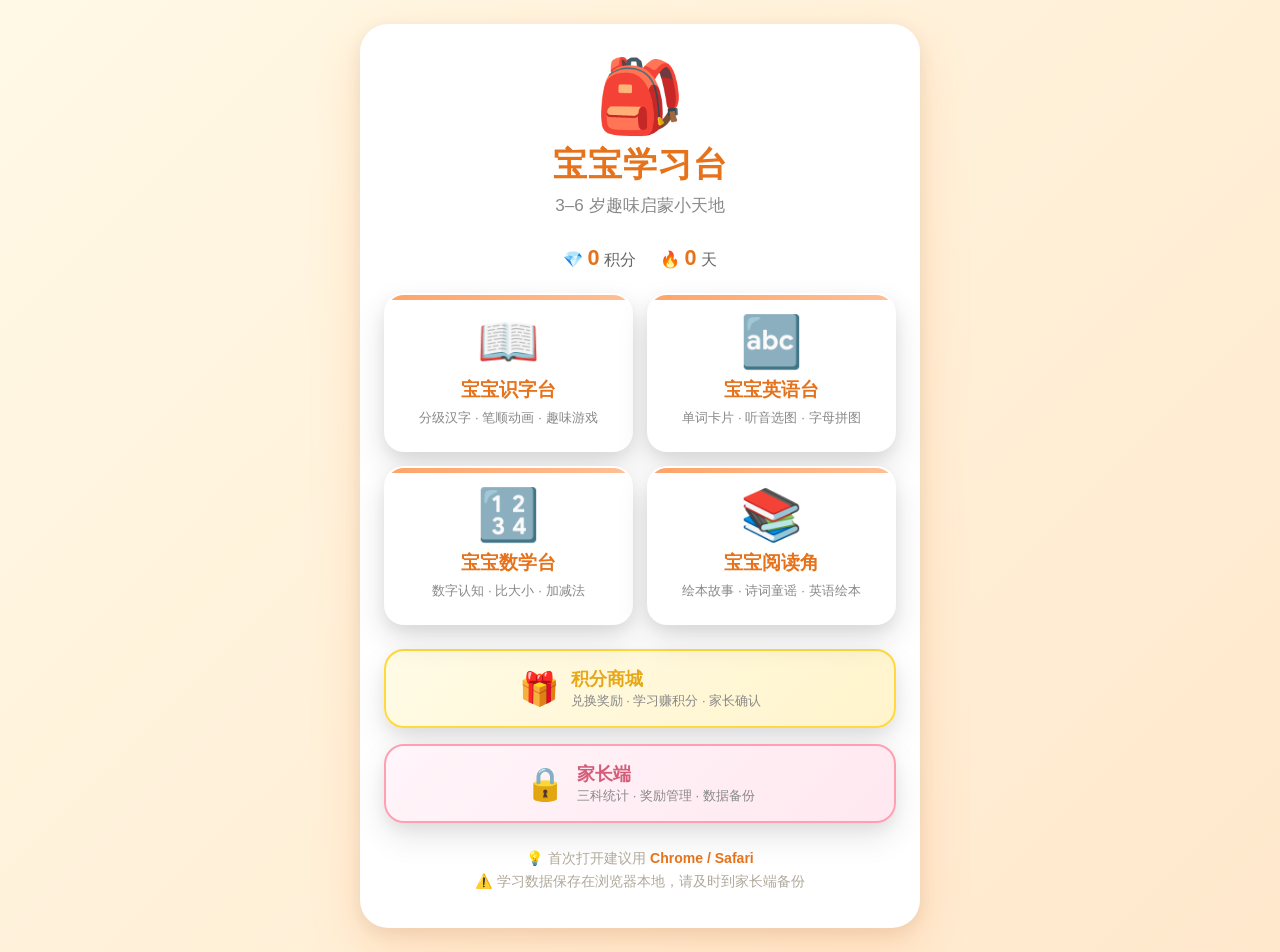
<file: index.html>
<!DOCTYPE html>
<html lang="zh-CN">
<head>
  <meta charset="UTF-8">
  <meta name="viewport" content="width=device-width, initial-scale=1.0, maximum-scale=1.0, user-scalable=no">
  <meta name="apple-mobile-web-app-capable" content="yes">
  <meta name="apple-mobile-web-app-status-bar-style" content="default">
  <title>宝宝学习台 · BabyLearning</title>
  <link rel="stylesheet" href="./css/common.css">
  <style>
    * { margin: 0; padding: 0; box-sizing: border-box; -webkit-tap-highlight-color: transparent; }
    html { font-size: 18px; }
    body {
      font-family: -apple-system, BlinkMacSystemFont, "Segoe UI", "PingFang SC", "Microsoft YaHei", sans-serif;
      background: linear-gradient(135deg, #FFF9E6 0%, #FFE8CC 100%);
      min-height: 100vh;
      display: flex; align-items: center; justify-content: center;
      padding: 24px 16px;
      -webkit-font-smoothing: antialiased;
    }
    .card {
      max-width: 560px; width: 100%;
      background: #fff; border-radius: 28px;
      padding: 36px 24px;
      box-shadow:
        0 18px 50px rgba(255, 140, 66, 0.22),
        0 6px 18px rgba(0, 0, 0, 0.08);
      text-align: center;
    }
    .logo { font-size: 4rem; line-height: 1; margin-bottom: 10px; }
    h1 {
      font-size: 1.9rem; font-weight: 800; color: #E6731C;
      margin-bottom: 6px; letter-spacing: 1px;
    }
    .sub {
      font-size: 0.95rem; color: #888; margin-bottom: 28px;
    }
    .features-grid {
      display: grid;
      grid-template-columns: repeat(2, 1fr);
      gap: 14px;
      margin-bottom: 24px;
    }
    .subject-card {
      background: #fff;
      border-radius: 20px;
      padding: 22px 12px;
      text-align: center;
      text-decoration: none;
      color: #4A4A4A;
      box-shadow:
        0 14px 32px rgba(0, 0, 0, 0.12),
        0 6px 14px rgba(0, 0, 0, 0.06),
        inset 0 0 0 1px rgba(255, 255, 255, 0.6);
      border: 2px solid transparent;
      transition: transform 0.15s, box-shadow 0.15s;
      position: relative;
      overflow: hidden;
    }
    .subject-card::before {
      content: '';
      position: absolute;
      top: 0; left: 0; right: 0;
      height: 5px;
      background: linear-gradient(90deg, #FF8C42, #FFB07A);
      opacity: 0.8;
    }
    .subject-card.parent::before {
      background: linear-gradient(90deg, #FF9FB2, #D45D79);
    }
    .subject-card:active {
      transform: scale(0.96);
      box-shadow: 0 6px 14px rgba(0, 0, 0, 0.08);
    }
    .subject-card .subject-icon { font-size: 2.8rem; line-height: 1; margin-bottom: 10px; }
    .subject-card h2 { font-size: 1.05rem; color: #E6731C; margin-bottom: 6px; }
    .subject-card p { font-size: 0.74rem; color: #888; line-height: 1.4; }
    .subject-card.reading {
      background: linear-gradient(135deg, #FAF5FF 0%, #F5E8FF 100%);
      border-color: #D7BDE2;
    }
    .subject-card.reading::before { background: linear-gradient(90deg, #9B59B6, #C39BD3); }
    .subject-card.reading h2 { color: #8E44AD; }
    .subject-card.parent {
      background: linear-gradient(135deg, #FFF5FA 0%, #FFE8F0 100%);
      border-color: #FF9FB2;
    }
    .subject-card.parent::before { background: linear-gradient(90deg, #FF9FB2, #D45D79); }
    .subject-card.parent h2 { color: #D45D79; }
    .shop-bar {
      display: block;
      background: linear-gradient(135deg, #FFFBE6 0%, #FFF4CC 100%);
      border: 2px solid #FFD93D;
      border-radius: 20px;
      padding: 16px 20px;
      text-align: center;
      text-decoration: none;
      color: #4A4A4A;
      box-shadow:
        0 14px 32px rgba(0, 0, 0, 0.1),
        0 6px 14px rgba(0, 0, 0, 0.05);
      transition: transform 0.15s, box-shadow 0.15s;
      margin-bottom: 16px;
    }
    .shop-bar:active { transform: scale(0.98); box-shadow: 0 6px 14px rgba(0, 0, 0, 0.08); }
    .shop-bar .shop-bar-row { display: flex; align-items: center; justify-content: center; gap: 12px; }
    .shop-bar .shop-bar-icon { font-size: 1.8rem; }
    .shop-bar .shop-bar-text { text-align: left; }
    .shop-bar h2 { font-size: 1rem; color: #E6A817; margin-bottom: 2px; }
    .shop-bar p { font-size: 0.72rem; color: #888; }
    .parent-bar {
      display: block;
      background: linear-gradient(135deg, #FFF5FA 0%, #FFE8F0 100%);
      border: 2px solid #FF9FB2;
      border-radius: 20px;
      padding: 16px 20px;
      text-align: center;
      text-decoration: none;
      color: #4A4A4A;
      box-shadow:
        0 14px 32px rgba(0, 0, 0, 0.1),
        0 6px 14px rgba(0, 0, 0, 0.05);
      transition: transform 0.15s, box-shadow 0.15s;
      margin-bottom: 24px;
    }
    .parent-bar:active { transform: scale(0.98); box-shadow: 0 6px 14px rgba(0, 0, 0, 0.08); }
    .parent-bar .parent-row { display: flex; align-items: center; justify-content: center; gap: 12px; }
    .parent-bar .parent-icon { font-size: 1.8rem; }
    .parent-bar .parent-text { text-align: left; }
    .parent-bar h2 { font-size: 1rem; color: #D45D79; margin-bottom: 2px; }
    .parent-bar p { font-size: 0.72rem; color: #888; }
    .summary {
      display: flex; justify-content: center; gap: 24px;
      margin-bottom: 22px; font-size: 0.9rem; color: #666;
    }
    .summary span strong { color: #E6731C; font-size: 1.2rem; }
    .tip {
      font-size: 0.78rem; color: #B0A89B;
      line-height: 1.6;
    }
    .tip strong { color: #E6731C; }
    @media (max-width: 480px) {
      html { font-size: 16px; }
      .card { padding: 28px 18px; }
      .features-grid { gap: 12px; }
      .subject-card { padding: 18px 10px; }
      .subject-card .subject-icon { font-size: 2.4rem; }
      h1 { font-size: 1.6rem; }
    }
  </style>
</head>
<body>
  <main class="card">
    <div class="logo">🎒</div>
    <h1>宝宝学习台</h1>
    <div class="sub">3–6 岁趣味启蒙小天地</div>

    <div class="summary">
      <span>💎 <strong id="homePoints">0</strong> 积分</span>
      <span>🔥 <strong id="homeStreak">0</strong> 天</span>
    </div>

    <div class="features-grid">
      <a class="subject-card" href="./宝宝识字台.html">
        <div class="subject-icon">📖</div>
        <h2>宝宝识字台</h2>
        <p>分级汉字 · 笔顺动画 · 趣味游戏</p>
      </a>
      <a class="subject-card" href="./宝宝英语台.html">
        <div class="subject-icon">🔤</div>
        <h2>宝宝英语台</h2>
        <p>单词卡片 · 听音选图 · 字母拼图</p>
      </a>
      <a class="subject-card" href="./宝宝数学台.html">
        <div class="subject-icon">🔢</div>
        <h2>宝宝数学台</h2>
        <p>数字认知 · 比大小 · 加减法</p>
      </a>
      <a class="subject-card" href="./宝宝阅读角.html">
        <div class="subject-icon">📚</div>
        <h2>宝宝阅读角</h2>
        <p>绘本故事 · 诗词童谣 · 英语绘本</p>
      </a>
    </div>

    <a class="shop-bar" href="./积分商城.html">
      <div class="shop-bar-row">
        <div class="shop-bar-icon">🎁</div>
        <div class="shop-bar-text">
          <h2>积分商城</h2>
          <p>兑换奖励 · 学习赚积分 · 家长确认</p>
        </div>
      </div>
    </a>

    <a class="parent-bar" href="./家长端.html">
      <div class="parent-row">
        <div class="parent-icon">🔒</div>
        <div class="parent-text">
          <h2>家长端</h2>
          <p>三科统计 · 奖励管理 · 数据备份</p>
        </div>
      </div>
    </a>

    <div class="tip">
      💡 首次打开建议用 <strong>Chrome / Safari</strong><br>
      ⚠️ 学习数据保存在浏览器本地，请及时到家长端备份
    </div>
  </main>

  <script src="./js/utils.js"></script>
  <script>
    const profile = getProfile();
    document.getElementById('homePoints').textContent = profile.points;
    document.getElementById('homeStreak').textContent = profile.streak;
  </script>
</body>
</html>
</file>
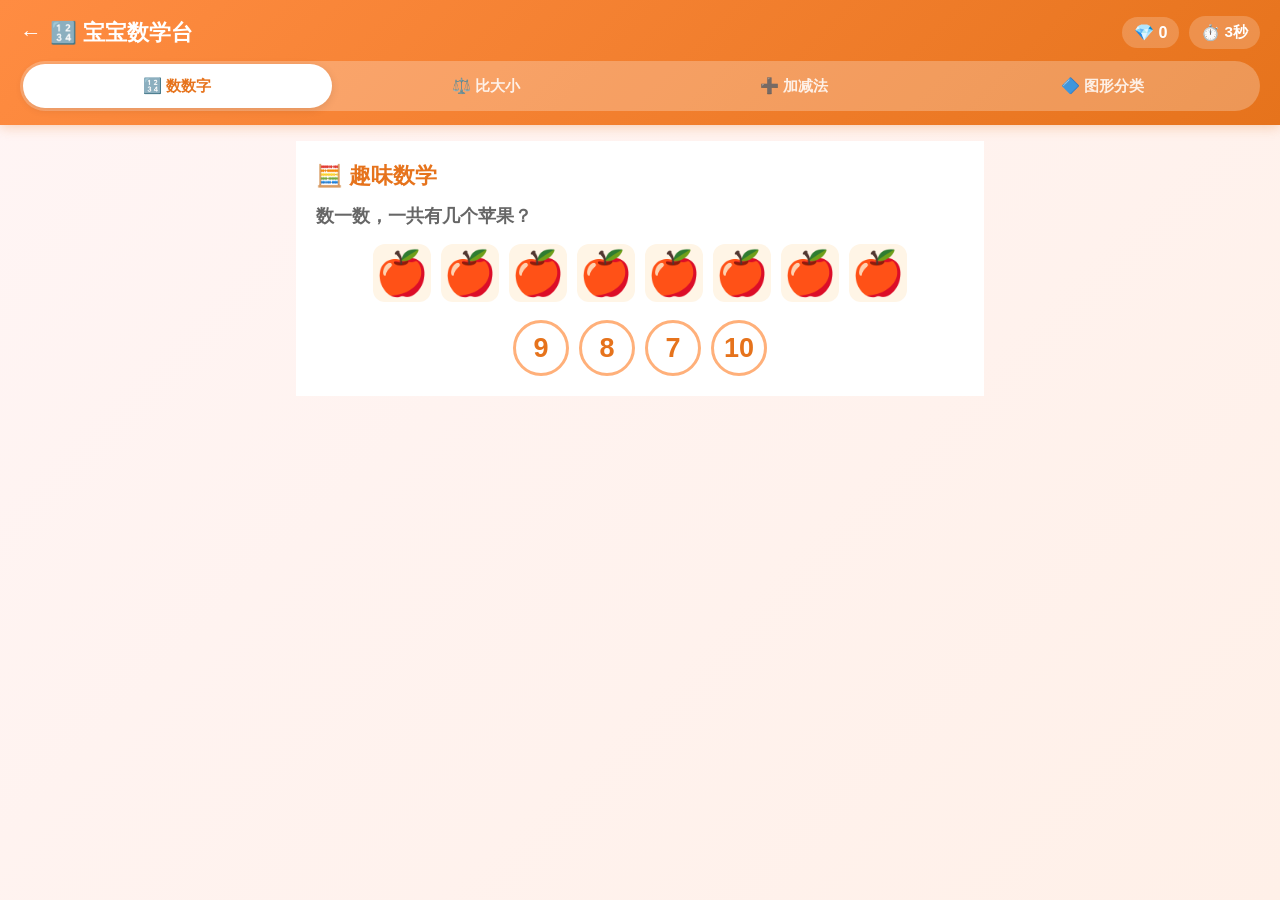
<file: 宝宝数学台.html>
<!DOCTYPE html>
<html lang="zh-CN">
<head>
<meta charset="UTF-8">
<meta name="viewport" content="width=device-width, initial-scale=1.0, maximum-scale=1.0, minimum-scale=1.0, user-scalable=no, viewport-fit=cover">
<meta name="apple-mobile-web-app-capable" content="yes">
<meta name="apple-mobile-web-app-status-bar-style" content="default">
<title>宝宝数学台</title>
<script src="./js/utils.js"></script>
<script src="./js/math-data.js"></script>
<style>
/* ========== 基础重置与变量 ========== */
*, *::before, *::after { margin: 0; padding: 0; box-sizing: border-box; -webkit-tap-highlight-color: transparent; }
html { font-size: 18px; }
body {
  font-family: -apple-system, BlinkMacSystemFont, "Segoe UI", Roboto, "PingFang SC", "Hiragino Sans GB", "Microsoft YaHei", sans-serif;
  background: linear-gradient(135deg, #FFF5F5 0%, #FFF0E8 100%);
  color: #333;
  min-height: 100vh;
  padding-bottom: env(safe-area-inset-bottom);
  -webkit-font-smoothing: antialiased;
}
::root {
  --orange: #FF8C42;
  --orange-dark: #E6731C;
  --orange-light: #FFB07A;
  --green: #6BCB77;
  --green-light: #95DCA0;
  --teal: #4ECDC4;
  --blue: #4A90E2;
  --yellow: #FFD93D;
  --red: #FF6B6B;
  --purple: #B19CD9;
  --text: #4A4A4A;
  --text-light: #888;
  --shadow: 0 4px 16px rgba(0,0,0,0.08);
  --radius: 16px;
  --radius-sm: 10px;
  --radius-lg: 24px;
}

/* ========== 顶部栏 ========== */
.topbar {
  background: linear-gradient(135deg, #FF8C42 0%, #E6731C 100%);
  color: #fff;
  padding: 16px 20px 14px;
  position: sticky;
  top: 0;
  z-index: 100;
  box-shadow: 0 2px 12px rgba(230,115,28,0.3);
}
.topbar-row { display: flex; align-items: center; justify-content: space-between; gap: 12px; }
.topbar-title { font-size: 1.2rem; font-weight: 800; display: flex; align-items: center; gap: 8px; }
.topbar-title a { color: #fff; text-decoration: none; }
.topbar-actions { display: flex; gap: 10px; align-items: center; font-size: 0.9rem; }
.topbar-actions .points { background: rgba(255,255,255,0.2); padding: 6px 12px; border-radius: 50px; font-weight: 700; }
.mode-tabs { display: flex; background: rgba(255,255,255,0.25); border-radius: 50px; padding: 3px; margin-top: 12px; }
.mode-tab {
  flex: 1; text-align: center; padding: 8px 0; font-size: 0.85rem; font-weight: 700;
  color: rgba(255,255,255,0.85); border-radius: 50px; cursor: pointer; transition: all 0.3s;
  border: none; background: transparent; min-height: 44px;
  display: flex; align-items: center; justify-content: center; gap: 4px;
}
.mode-tab.active { background: #fff; color: #E6731C; box-shadow: 0 2px 8px rgba(0,0,0,0.1); }

/* ========== 主容器 ========== */
.container { max-width: 720px; margin: 0 auto; padding: 16px; }
.card { background: #fff; border-radius: var(--radius); padding: 20px; margin-bottom: 16px; box-shadow: var(--shadow); }
.card-title { font-size: 1.2rem; font-weight: 800; margin-bottom: 14px; display: flex; align-items: center; gap: 8px; color: #E6731C; }

/* ========== 游戏通用 ========== */
.game-stage { text-align: center; }
.game-hint { font-size: 1rem; color: #666; margin-bottom: 16px; font-weight: 600; }
.practice-feedback { margin-top: 14px; padding: 12px; border-radius: var(--radius-sm); font-size: 1rem; font-weight: 700; display: none; text-align: center; }
.practice-feedback.show { display: block; }
.practice-feedback.success { background: #D4EDDA; color: #155724; }
.practice-feedback.fail { background: #FFE0E0; color: #721C24; }
.practice-next {
  background: #FF8C42; color: #fff; border: none; padding: 14px 32px; border-radius: 50px;
  font-size: 1.1rem; font-weight: 700; cursor: pointer; margin-top: 14px; min-height: 50px; display: none;
}
.practice-next.show { display: inline-block; }
.game-done { text-align: center; padding: 20px; }
.game-done .title-done { font-size: 1.3rem; font-weight: 800; color: #6BCB77; margin-bottom: 6px; }
.game-done .sub-done { color: #888; }

/* ========== 数数字 ========== */
.count-display { font-size: 1.1rem; color: #666; margin-bottom: 14px; }
.count-items { display: flex; flex-wrap: wrap; gap: 10px; justify-content: center; margin-bottom: 18px; }
.count-item { font-size: 2.4rem; width: 58px; height: 58px; display: flex; align-items: center; justify-content: center; background: #FFF5E6; border-radius: 12px; }
.count-options { display: flex; gap: 10px; justify-content: center; flex-wrap: wrap; }
.count-btn {
  width: 56px; height: 56px; border-radius: 50%; border: 3px solid #FFB07A; background: #fff;
  font-size: 1.5rem; font-weight: 900; color: #E6731C; cursor: pointer; transition: all 0.15s;
}
.count-btn:active { transform: scale(0.92); background: #FFF5E6; }

/* ========== 比大小 ========== */
.compare-box { display: flex; align-items: center; justify-content: center; gap: 16px; margin-bottom: 18px; }
.compare-card {
  flex: 1; max-width: 140px; background: linear-gradient(135deg, #FFF5E6 0%, #FFE8D6 100%);
  border: 3px solid #FFB07A; border-radius: var(--radius); padding: 16px 10px; cursor: pointer;
  transition: all 0.15s;
}
.compare-card:active { transform: scale(0.95); }
.compare-card .cb-num { font-size: 3rem; font-weight: 900; color: #E6731C; line-height: 1; }
.compare-card .cb-items { font-size: 1.6rem; margin-top: 6px; }
.compare-vs { font-size: 1.5rem; font-weight: 800; color: #888; }

/* ========== 加减法 ========== */
.math-question { font-size: 2.6rem; font-weight: 900; color: #E6731C; margin-bottom: 18px; letter-spacing: 4px; }
.math-options { display: grid; grid-template-columns: repeat(2, 1fr); gap: 10px; max-width: 320px; margin: 0 auto; }
.math-opt {
  background: #FFF5E6; border: 3px solid #FFB07A; border-radius: var(--radius); padding: 14px;
  font-size: 1.6rem; font-weight: 800; color: #E6731C; cursor: pointer; transition: all 0.15s;
}
.math-opt:active { transform: scale(0.95); }
.math-opt.correct { border-color: #6BCB77; background: #D4EDDA; animation: bounce 0.4s; }
.math-opt.wrong { border-color: #FF6B6B; background: #FFE0E0; animation: shake 0.4s; }
.math-opt.disabled { pointer-events: none; opacity: 0.55; }

/* ========== 图形分类 ========== */
.shape-row { display: flex; gap: 10px; justify-content: center; margin-bottom: 14px; flex-wrap: wrap; }
.shape-item {
  width: 64px; height: 64px; font-size: 2.2rem; display: flex; align-items: center; justify-content: center;
  background: #fff; border: 2px solid #E0E0E0; border-radius: var(--radius-sm); cursor: pointer; transition: all 0.15s;
}
.shape-item:active { transform: scale(0.92); }
.shape-item.placed { opacity: 0.3; pointer-events: none; }
.shape-baskets { display: flex; gap: 10px; justify-content: center; flex-wrap: wrap; }
.shape-basket {
  flex: 1; min-width: 90px; min-height: 100px; border: 3px dashed #FFB07A; border-radius: var(--radius);
  display: flex; flex-direction: column; align-items: center; justify-content: flex-start; padding: 8px 4px;
  background: #FFFBF7;
}
.shape-basket .sb-name { font-size: 0.8rem; color: #888; margin-bottom: 6px; }
.shape-basket .sb-items { display: flex; flex-wrap: wrap; gap: 4px; justify-content: center; }

/* ========== 动画 ========== */
@keyframes bounce { 0%,100%{transform:scale(1)} 50%{transform:scale(1.08)} }
@keyframes shake { 0%,100%{transform:translateX(0)} 25%{transform:translateX(-6px)} 75%{transform:translateX(6px)} }

/* ========== 弹窗 ========== */
.modal-overlay { position: fixed; inset: 0; background: rgba(0,0,0,0.5); display: none; align-items: center; justify-content: center; z-index: 400; padding: 20px; }
.modal-overlay.show { display: flex; }
.modal-box { background: #fff; border-radius: var(--radius-lg); padding: 24px 20px; max-width: 400px; width: 100%; text-align: center; animation: modalIn 0.3s; }
.modal-box h3 { font-size: 1.3rem; margin-bottom: 8px; }
.modal-box p { color: #888; margin-bottom: 16px; font-size: 0.95rem; }
.modal-buttons { display: flex; gap: 10px; }
.modal-buttons button { flex: 1; padding: 12px; border: none; border-radius: 8px; font-size: 1rem; font-weight: 700; cursor: pointer; min-height: 50px; }
.btn-modal-cancel { background: #E0E0E0; color: #555; }
.btn-modal-confirm { background: #FF6B6B; color: #fff; }
.btn-modal-ok { background: #6BCB77; color: #fff; width: 100%; }

@media (max-width: 480px) {
  html { font-size: 16px; }
  .container { padding: 12px; }
  .compare-card .cb-num { font-size: 2.4rem; }
  .math-question { font-size: 2.2rem; }
}
</style>
</head>
<body>

<div class="topbar">
  <div class="topbar-row">
    <div class="topbar-title">
      <a href="./index.html">←</a>
      <span>🔢 宝宝数学台</span>
    </div>
    <div class="topbar-actions">
      <span class="points">💎 <span data-points>0</span></span>
    </div>
  </div>
  <div class="mode-tabs">
    <button class="mode-tab active" id="tab-count" onclick="switchGame('count')">🔢 数数字</button>
    <button class="mode-tab" id="tab-compare" onclick="switchGame('compare')">⚖️ 比大小</button>
    <button class="mode-tab" id="tab-addsub" onclick="switchGame('addsub')">➕ 加减法</button>
    <button class="mode-tab" id="tab-shape" onclick="switchGame('shape')">🔷 图形分类</button>
  </div>
</div>

<div class="container">
  <div class="card">
    <div class="card-title">🧮 趣味数学</div>
    <div id="gameArea"></div>
  </div>
</div>

<div class="modal-overlay" id="modalOverlay">
  <div class="modal-box" id="modalBox"></div>
</div>

<script>
let currentGame = 'count';
let mathState = { answer: null, answered: false };
let shapeState = { placed: 0, total: 0 };

function init() {
  switchGame('count');
  initCommonUI();
}

function switchGame(key) {
  currentGame = key;
  document.querySelectorAll('.mode-tab').forEach(t => t.classList.remove('active'));
  document.getElementById('tab-' + key).classList.add('active');
  renderGame();
}

function renderGame() {
  if (currentGame === 'count') renderCount();
  else if (currentGame === 'compare') renderCompare();
  else if (currentGame === 'addsub') renderAddSub();
  else if (currentGame === 'shape') renderShape();
}

function updateMathStats(gameKey, isCorrect) {
  updateStreak();
  const data = getSubjectData('math');
  if (!data.stats) data.stats = { count: 0, compare: 0, addsub: 0, shape: 0, correct: 0, total: 0 };
  data.stats[gameKey] = (data.stats[gameKey] || 0) + 1;
  data.stats.total += 1;
  if (isCorrect) data.stats.correct += 1;
  saveSubjectData('math', data);
}

// ========== 数数字 ==========
function renderCount() {
  const { count, item } = makeCount(9);
  mathState = { answer: count, answered: false };

  const itemsHtml = Array(count).fill(`<div class="count-item">${item.emoji}</div>`).join('');
  const options = shuffle([count, Math.max(1, count - 1), count + 1, count + 2]);

  document.getElementById('gameArea').innerHTML = `
    <div class="game-hint">数一数，一共有几个${item.name}？</div>
    <div class="count-items">${itemsHtml}</div>
    <div class="count-options">
      ${options.map(n => `<button class="count-btn" onclick="pickCount(${n}, this)">${n}</button>`).join('')}
    </div>
    <div class="practice-feedback" id="practiceFeedback"></div>
    <div style="text-align:center;"><button class="practice-next" id="practiceNext" onclick="renderCount()">下一题</button></div>
  `;
}

function pickCount(n, btn) {
  if (mathState.answered) return;
  mathState.answered = true;

  const isCorrect = n === mathState.answer;
  const feedback = document.getElementById('practiceFeedback');
  const nextBtn = document.getElementById('practiceNext');
  document.querySelectorAll('.count-btn').forEach(b => b.style.pointerEvents = 'none');

  if (isCorrect) {
    btn.style.background = '#D4EDDA';
    btn.style.borderColor = '#6BCB77';
    feedback.className = 'practice-feedback success show';
    feedback.textContent = '数对啦！+2 分';
    addPoints(2, '数学数数字');
  } else {
    btn.style.background = '#FFE0E0';
    btn.style.borderColor = '#FF6B6B';
    feedback.className = 'practice-feedback fail show';
    feedback.textContent = `一共有 ${mathState.answer} 个哦`;
  }
  updateMathStats('count', isCorrect);
  nextBtn.classList.add('show');
}

// ========== 比大小 ==========
function renderCompare() {
  const { a, b } = makeCompare(9);
  mathState = { answer: a > b ? 'a' : 'b', answered: false };
  const item = MATH_ITEMS[Math.floor(Math.random() * MATH_ITEMS.length)];

  document.getElementById('gameArea').innerHTML = `
    <div class="game-hint">哪边的${item.name}更多？点一点</div>
    <div class="compare-box">
      <div class="compare-card" onclick="pickCompare('a', this)">
        <div class="cb-num">${a}</div>
        <div class="cb-items">${Array(a).fill(item.emoji).join('')}</div>
      </div>
      <div class="compare-vs">VS</div>
      <div class="compare-card" onclick="pickCompare('b', this)">
        <div class="cb-num">${b}</div>
        <div class="cb-items">${Array(b).fill(item.emoji).join('')}</div>
      </div>
    </div>
    <div class="practice-feedback" id="practiceFeedback"></div>
    <div style="text-align:center;"><button class="practice-next" id="practiceNext" onclick="renderCompare()">下一题</button></div>
  `;
}

function pickCompare(side, card) {
  if (mathState.answered) return;
  mathState.answered = true;

  const isCorrect = side === mathState.answer;
  const feedback = document.getElementById('practiceFeedback');
  const nextBtn = document.getElementById('practiceNext');
  document.querySelectorAll('.compare-card').forEach(c => c.style.pointerEvents = 'none');

  if (isCorrect) {
    card.style.borderColor = '#6BCB77';
    card.style.background = '#D4EDDA';
    feedback.className = 'practice-feedback success show';
    feedback.textContent = '你真会比较！+2 分';
    addPoints(2, '数学比大小');
  } else {
    card.style.borderColor = '#FF6B6B';
    card.style.background = '#FFE0E0';
    feedback.className = 'practice-feedback fail show';
    feedback.textContent = '这边不是最多的哦~';
  }
  updateMathStats('compare', isCorrect);
  nextBtn.classList.add('show');
}

// ========== 加减法 ==========
function renderAddSub() {
  const q = makeAddSub(10);
  mathState = { answer: q.a, answered: false };

  const options = shuffle([q.a, q.a + 1, Math.max(0, q.a - 1), q.a + 2]);

  document.getElementById('gameArea').innerHTML = `
    <div class="game-hint">算一算，等于多少呢？</div>
    <div class="math-question">${q.q} = ?</div>
    <div class="math-options">
      ${options.map(n => `<button class="math-opt" onclick="pickAddSub(${n}, this)">${n}</button>`).join('')}
    </div>
    <div class="practice-feedback" id="practiceFeedback"></div>
    <div style="text-align:center;"><button class="practice-next" id="practiceNext" onclick="renderAddSub()">下一题</button></div>
  `;
}

function pickAddSub(n, btn) {
  if (mathState.answered) return;
  mathState.answered = true;

  const isCorrect = n === mathState.answer;
  const feedback = document.getElementById('practiceFeedback');
  const nextBtn = document.getElementById('practiceNext');
  document.querySelectorAll('.math-opt').forEach(b => b.classList.add('disabled'));

  if (isCorrect) {
    btn.classList.add('correct');
    feedback.className = 'practice-feedback success show';
    feedback.textContent = '算对啦！+3 分';
    addPoints(3, '数学加减法');
  } else {
    btn.classList.add('wrong');
    feedback.className = 'practice-feedback fail show';
    feedback.textContent = `正确答案是 ${mathState.answer}`;
  }
  updateMathStats('addsub', isCorrect);
  nextBtn.classList.add('show');
}

// ========== 图形分类 ==========
function renderShape() {
  const target = MATH_SHAPES[Math.floor(Math.random() * MATH_SHAPES.length)];
  const pool = [];
  MATH_SHAPES.forEach((s, i) => {
    const count = s.name === target.name ? 5 : Math.floor(Math.random() * 2) + 1;
    for (let j = 0; j < count; j++) pool.push(s);
  });
  shuffle(pool);

  shapeState = { target: target.name, placed: 0, total: pool.filter(s => s.name === target.name).length };

  document.getElementById('gameArea').innerHTML = `
    <div class="game-hint">把 ${target.emoji} ${target.name} 放到篮子里</div>
    <div class="shape-row" id="shapePool">
      ${pool.map((s, i) => `<div class="shape-item" data-name="${s.name}" data-i="${i}" onclick="placeShape(this)">${s.emoji}</div>`).join('')}
    </div>
    <div class="shape-baskets">
      ${MATH_SHAPES.map(s => `
        <div class="shape-basket" data-basket="${s.name}">
          <div class="sb-name">${s.name}</div>
          <div class="sb-items"></div>
        </div>
      `).join('')}
    </div>
    <div class="practice-feedback" id="practiceFeedback"></div>
    <div style="text-align:center;"><button class="practice-next" id="practiceNext" onclick="renderShape()">下一题</button></div>
  `;
}

function placeShape(el) {
  const name = el.dataset.name;
  const basket = document.querySelector(`.shape-basket[data-basket="${name}"] .sb-items`);
  if (!basket) return;

  el.classList.add('placed');
  const clone = document.createElement('div');
  clone.textContent = el.textContent;
  clone.style.fontSize = '1.6rem';
  basket.appendChild(clone);

  if (name === shapeState.target) {
    shapeState.placed += 1;
    if (shapeState.placed >= shapeState.total) {
      const fb = document.getElementById('practiceFeedback');
      fb.className = 'practice-feedback success show';
      fb.textContent = '分类完成！+3 分 🎉';
      addPoints(3, '数学图形分类');
      updateMathStats('shape', true);
      document.getElementById('practiceNext').classList.add('show');
    }
  }
}

// ========== 弹窗 ==========
function showMathModal(type, message, callback) {
  const overlay = document.getElementById('modalOverlay');
  const box = document.getElementById('modalBox');
  if (type === 'confirm') {
    box.innerHTML = `<h3>确认</h3><p>${message}</p>
      <div class="modal-buttons">
        <button class="btn-modal-cancel" onclick="closeMathModal()">取消</button>
        <button class="btn-modal-confirm" onclick="modalMathConfirm()">确定</button>
      </div>`;
  } else {
    box.innerHTML = `<h3>提示</h3><p>${message}</p>
      <div class="modal-buttons"><button class="btn-modal-ok" onclick="modalMathOk()">好的</button></div>`;
  }
  overlay.classList.add('show');
  window._mathModalCallback = callback;
}
function modalMathConfirm() { closeMathModal(); if (window._mathModalCallback) window._mathModalCallback(); }
function modalMathOk() { closeMathModal(); if (window._mathModalCallback) window._mathModalCallback(); }
function closeMathModal() { document.getElementById('modalOverlay').classList.remove('show'); }

init();
</script>

</body>
</html>
</file>
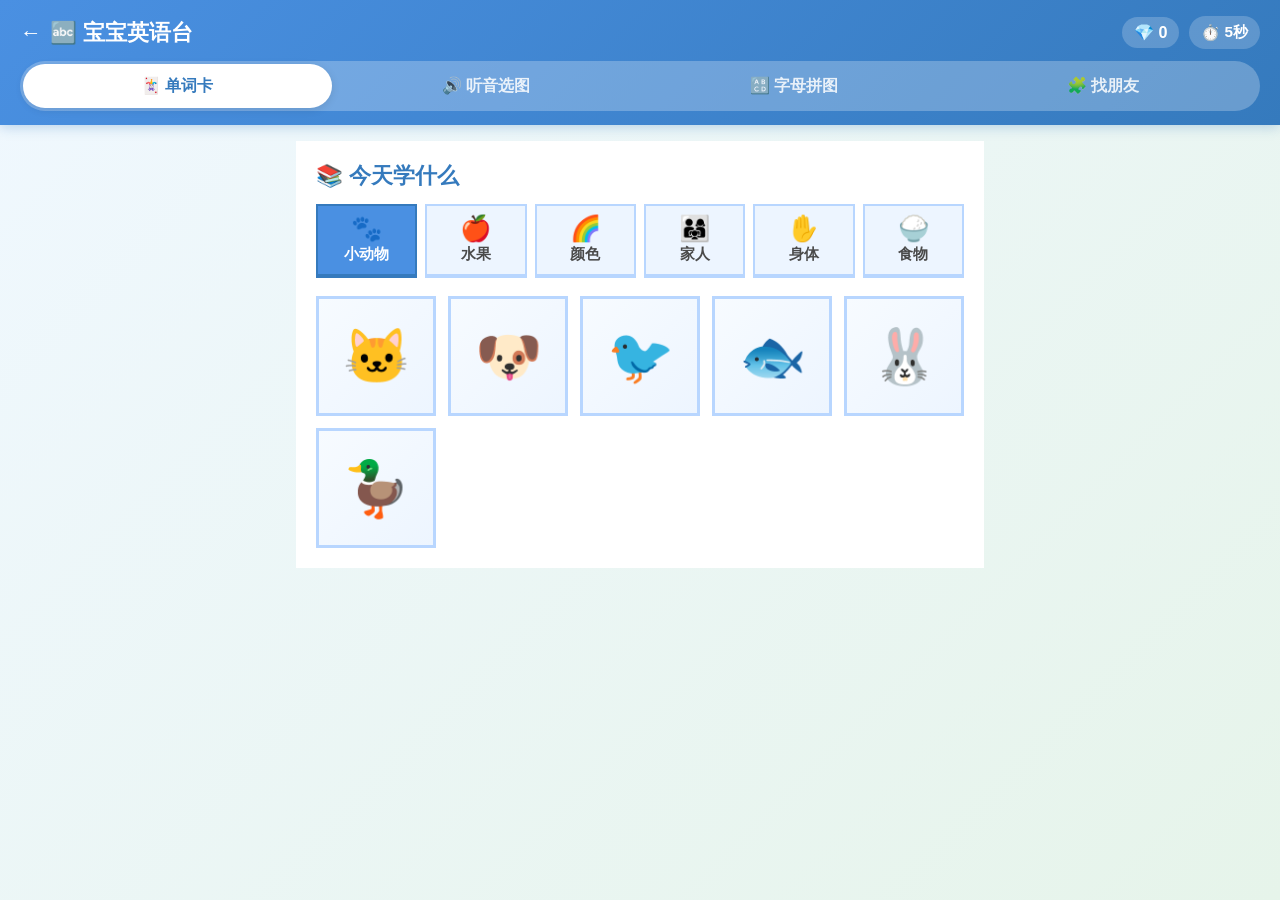
<file: 宝宝英语台.html>
<!DOCTYPE html>
<html lang="zh-CN">
<head>
<meta charset="UTF-8">
<meta name="viewport" content="width=device-width, initial-scale=1.0, maximum-scale=1.0, minimum-scale=1.0, user-scalable=no, viewport-fit=cover">
<meta name="apple-mobile-web-app-capable" content="yes">
<meta name="apple-mobile-web-app-status-bar-style" content="default">
<title>宝宝英语台</title>
<script src="./js/utils.js"></script>
<script src="./js/english-data.js"></script>
<style>
/* ========== 基础重置与变量 ========== */
*, *::before, *::after { margin: 0; padding: 0; box-sizing: border-box; -webkit-tap-highlight-color: transparent; }
html { font-size: 18px; }
body {
  font-family: -apple-system, BlinkMacSystemFont, "Segoe UI", Roboto, "PingFang SC", "Hiragino Sans GB", "Microsoft YaHei", sans-serif;
  background: linear-gradient(135deg, #F0F8FF 0%, #E6F4EA 100%);
  color: #333;
  min-height: 100vh;
  padding-bottom: env(safe-area-inset-bottom);
  -webkit-font-smoothing: antialiased;
}
::root {
  --blue: #4A90E2;
  --blue-dark: #357ABD;
  --blue-light: #8FC1FF;
  --green: #6BCB77;
  --green-light: #95DCA0;
  --orange: #FF8C42;
  --orange-light: #FFB07A;
  --teal: #4ECDC4;
  --teal-light: #7FE0D8;
  --yellow: #FFD93D;
  --red: #FF6B6B;
  --purple: #B19CD9;
  --pink: #FF9FB2;
  --text: #4A4A4A;
  --text-light: #888;
  --shadow: 0 4px 16px rgba(0,0,0,0.08);
  --radius: 16px;
  --radius-sm: 10px;
  --radius-lg: 24px;
}

/* ========== 顶部栏 ========== */
.topbar {
  background: linear-gradient(135deg, #4A90E2 0%, #357ABD 100%);
  color: #fff;
  padding: 16px 20px 14px;
  position: sticky;
  top: 0;
  z-index: 100;
  box-shadow: 0 2px 12px rgba(53,122,189,0.3);
}
.topbar-row { display: flex; align-items: center; justify-content: space-between; gap: 12px; }
.topbar-title { font-size: 1.2rem; font-weight: 800; display: flex; align-items: center; gap: 8px; }
.topbar-title a { color: #fff; text-decoration: none; }
.topbar-actions { display: flex; gap: 10px; align-items: center; font-size: 0.9rem; }
.topbar-actions .points { background: rgba(255,255,255,0.2); padding: 6px 12px; border-radius: 50px; font-weight: 700; }
.mode-tabs { display: flex; background: rgba(255,255,255,0.25); border-radius: 50px; padding: 3px; margin-top: 12px; }
.mode-tab {
  flex: 1; text-align: center; padding: 8px 0; font-size: 0.9rem; font-weight: 700;
  color: rgba(255,255,255,0.85); border-radius: 50px; cursor: pointer; transition: all 0.3s;
  border: none; background: transparent; min-height: 44px;
  display: flex; align-items: center; justify-content: center; gap: 4px;
}
.mode-tab.active { background: #fff; color: #357ABD; box-shadow: 0 2px 8px rgba(0,0,0,0.1); }

/* ========== 主容器 ========== */
.container { max-width: 720px; margin: 0 auto; padding: 16px; }
.card { background: #fff; border-radius: var(--radius); padding: 20px; margin-bottom: 16px; box-shadow: var(--shadow); }
.card-title { font-size: 1.2rem; font-weight: 800; margin-bottom: 14px; display: flex; align-items: center; gap: 8px; color: #357ABD; }

/* ========== 分类选择 ========== */
.category-tabs { display: flex; gap: 8px; overflow-x: auto; padding-bottom: 4px; margin-bottom: 14px; }
.category-tab {
  flex: 1; min-width: 80px; background: #EDF5FF; border: 2px solid #B8D6FF;
  border-radius: var(--radius-sm); padding: 10px 6px; cursor: pointer; text-align: center;
  transition: all 0.2s; border-bottom-width: 4px; font-size: 0.82rem; font-weight: 700; color: #4A4A4A;
}
.category-tab.active { background: #4A90E2; border-color: #357ABD; color: #fff; }
.category-tab .ct-icon { font-size: 1.4rem; line-height: 1; margin-bottom: 4px; display: block; }

/* ========== 单词卡片 ========== */
.english-grid { display: grid; grid-template-columns: repeat(auto-fill, minmax(110px, 1fr)); gap: 12px; }
.flip-card {
  background: transparent; aspect-ratio: 1; cursor: pointer; perspective: 1000px;
  touch-action: manipulation; -webkit-touch-callout: none; user-select: none; -webkit-user-select: none;
}
.flip-card:active .flip-inner { transform: scale(0.96); }
.flip-inner {
  position: relative; width: 100%; height: 100%; transition: transform 0.5s; transform-style: preserve-3d;
}
.flip-card.flipped .flip-inner { transform: rotateY(180deg); }
.flip-front, .flip-back {
  position: absolute; inset: 0; backface-visibility: hidden;
  border-radius: var(--radius); display: flex; flex-direction: column; align-items: center; justify-content: center; gap: 4px;
  border: 3px solid #B8D6FF; background: linear-gradient(135deg, #F7FBFF 0%, #EDF5FF 100%);
}
.flip-front { font-size: 3rem; }
.flip-back { transform: rotateY(180deg); background: linear-gradient(135deg, #E6F4EA 0%, #D4EDDA 100%); border-color: #6BCB77; }
.flip-back .fb-en { font-size: 1.2rem; font-weight: 800; color: #357ABD; }
.flip-back .fb-cn { font-size: 0.8rem; color: #666; }

/* ========== 游戏：听音选图 ========== */
.big-speak {
  width: 96px; height: 96px; border-radius: 50%; border: none; cursor: pointer;
  background: linear-gradient(135deg, #8FC1FF, #4A90E2);
  color: #fff; display: flex; align-items: center; justify-content: center;
  margin: 6px auto 14px; box-shadow: 0 6px 18px rgba(74,144,226,0.4); transition: transform 0.15s;
}
.big-speak:active { transform: scale(0.92); }
.big-speak svg { width: 44px; height: 44px; }
.big-speak.pulsing { animation: pulse 1s infinite; }
.replay-tip { text-align: center; font-size: 0.85rem; color: #666; margin-bottom: 14px; }
.opt-grid { display: grid; grid-template-columns: repeat(2, 1fr); gap: 10px; max-width: 360px; margin: 0 auto; }
.opt-card {
  background: linear-gradient(135deg, #F7FBFF 0%, #EDF5FF 100%);
  border: 3px solid #B8D6FF; border-radius: var(--radius);
  min-height: 96px; cursor: pointer; display: flex; flex-direction: column;
  align-items: center; justify-content: center; gap: 4px; padding: 8px 4px;
  transition: all 0.15s;
}
.opt-card:active { transform: scale(0.96); }
.opt-card .oc-emoji { font-size: 2.4rem; line-height: 1; }
.opt-card .oc-en { font-size: 1rem; font-weight: 700; color: #357ABD; }
.opt-card.correct { border-color: #6BCB77; background: #D4EDDA; animation: bounce 0.4s; }
.opt-card.wrong { border-color: #FF6B6B; background: #FFE0E0; animation: shake 0.4s; }
.opt-card.disabled { pointer-events: none; opacity: 0.55; }

/* ========== 游戏：字母拼图 ========== */
.spell-target {
  display: flex; gap: 8px; justify-content: center; flex-wrap: wrap; margin-bottom: 16px;
}
.spell-slot {
  width: 48px; height: 56px; border: 3px dashed #B8D6FF; border-radius: var(--radius-sm);
  display: flex; align-items: center; justify-content: center; font-size: 1.6rem; font-weight: 900; color: #357ABD;
  background: #fff;
}
.spell-slot.filled { border-style: solid; border-color: #6BCB77; background: #E6F4EA; }
.letter-bank { display: flex; flex-wrap: wrap; gap: 8px; justify-content: center; }
.letter-chip {
  min-width: 44px; height: 48px; background: #4A90E2; color: #fff; border-radius: var(--radius-sm);
  display: flex; align-items: center; justify-content: center; font-size: 1.3rem; font-weight: 800; cursor: pointer;
  padding: 0 10px; transition: all 0.15s;
}
.letter-chip:active { transform: scale(0.92); }
.letter-chip.used { opacity: 0.3; pointer-events: none; }
.spell-hint { text-align: center; color: #666; margin-bottom: 12px; font-size: 1rem; }
.spell-img { font-size: 4rem; text-align: center; margin-bottom: 8px; }

/* ========== 游戏：找朋友（连线配对） ========== */
.match-connect {
  display: flex;
  justify-content: space-between;
  align-items: stretch;
  gap: 80px;
  max-width: 500px;
  margin: 0 auto;
  position: relative;
}
.match-col {
  display: grid;
  grid-template-rows: repeat(6, 1fr);
  gap: 10px;
  flex: 1;
}
.match-item {
  background: #fff; border: 3px solid #B8D6FF; border-radius: var(--radius);
  min-height: 78px; display: flex; flex-direction: column; align-items: center; justify-content: center;
  font-size: 1.1rem; font-weight: 700; cursor: pointer; transition: all 0.2s;
  padding: 8px;
}
.match-item:active { transform: scale(0.96); }
.match-item.selected { border-color: #FFD93D; background: #FFFBE6; }
.match-item.matched { border-color: #6BCB77; background: #D4EDDA; opacity: 0.7; pointer-events: none; }
.match-item.wrong { animation: shake 0.4s; }
.match-lines {
  position: absolute;
  left: 0;
  top: 0;
  width: 100%;
  height: 100%;
  pointer-events: none;
  z-index: 1;
}
.match-line {
  position: absolute;
  height: 3px;
  background: linear-gradient(90deg, #6BCB77, #4ECDC4);
  border-radius: 3px;
  transform-origin: left center;
  z-index: 1;
  box-shadow: 0 2px 6px rgba(107, 203, 119, 0.3);
}
.match-hint {
  text-align: center;
  color: var(--text-light);
  font-size: 0.9rem;
  margin-bottom: 12px;
}

/* ========== 反馈与动画 ========== */
.practice-feedback { margin-top: 14px; padding: 12px; border-radius: var(--radius-sm); font-size: 1rem; font-weight: 700; display: none; text-align: center; }
.practice-feedback.show { display: block; }
.practice-feedback.success { background: #D4EDDA; color: #155724; }
.practice-feedback.fail { background: #FFE0E0; color: #721C24; }
.practice-next {
  background: #4A90E2; color: #fff; border: none; padding: 14px 32px; border-radius: 50px;
  font-size: 1.1rem; font-weight: 700; cursor: pointer; margin-top: 14px; min-height: 50px; display: none;
}
.practice-next.show { display: inline-block; }
.game-done { text-align: center; padding: 20px; }
.game-done .title-done { font-size: 1.3rem; font-weight: 800; color: #6BCB77; margin-bottom: 6px; }
.game-done .sub-done { color: #888; }

@keyframes pulse { 0%,100%{box-shadow:0 0 0 0 rgba(74,144,226,0.6)} 50%{box-shadow:0 0 0 12px rgba(74,144,226,0)} }
@keyframes bounce { 0%,100%{transform:scale(1)} 50%{transform:scale(1.08)} }
@keyframes shake { 0%,100%{transform:translateX(0)} 25%{transform:translateX(-6px)} 75%{transform:translateX(6px)} }

/* ========== 弹窗 ========== */
.modal-overlay { position: fixed; inset: 0; background: rgba(0,0,0,0.5); display: none; align-items: center; justify-content: center; z-index: 400; padding: 20px; }
.modal-overlay.show { display: flex; }
.modal-box { background: #fff; border-radius: var(--radius-lg); padding: 24px 20px; max-width: 400px; width: 100%; text-align: center; animation: modalIn 0.3s; }
.modal-box h3 { font-size: 1.3rem; margin-bottom: 8px; }
.modal-box p { color: #888; margin-bottom: 16px; font-size: 0.95rem; }
.modal-buttons { display: flex; gap: 10px; }
.modal-buttons button { flex: 1; padding: 12px; border: none; border-radius: 8px; font-size: 1rem; font-weight: 700; cursor: pointer; min-height: 50px; }
.btn-modal-cancel { background: #E0E0E0; color: #555; }
.btn-modal-confirm { background: #FF6B6B; color: #fff; }
.btn-modal-ok { background: #6BCB77; color: #fff; width: 100%; }

@media (max-width: 480px) {
  html { font-size: 16px; }
  .container { padding: 12px; }
  .english-grid { grid-template-columns: repeat(3, 1fr); }
  .opt-card { min-height: 84px; }
  .opt-card .oc-emoji { font-size: 2rem; }
}
</style>
</head>
<body>

<div class="topbar">
  <div class="topbar-row">
    <div class="topbar-title">
      <a href="./index.html">←</a>
      <span>🔤 宝宝英语台</span>
    </div>
    <div class="topbar-actions">
      <span class="points">💎 <span data-points>0</span></span>
    </div>
  </div>
  <div class="mode-tabs">
    <button class="mode-tab active" id="tab-cards" onclick="switchGame('cards')">🃏 单词卡</button>
    <button class="mode-tab" id="tab-listen" onclick="switchGame('listen')">🔊 听音选图</button>
    <button class="mode-tab" id="tab-spell" onclick="switchGame('spell')">🔠 字母拼图</button>
    <button class="mode-tab" id="tab-match" onclick="switchGame('match')">🧩 找朋友</button>
  </div>
</div>

<div class="container">
  <div class="card">
    <div class="card-title">📚 今天学什么</div>
    <div class="category-tabs" id="categoryTabs"></div>
    <div id="gameArea"></div>
  </div>
</div>

<div class="modal-overlay" id="modalOverlay">
  <div class="modal-box" id="modalBox"></div>
</div>

<script>
// 当前状态
let currentGame = 'cards';
let currentCategory = 'animals';
let practiceState = { answerWord: null, answered: false };
let matchState = { selectedLeft: null, selectedRight: null, matched: 0, lock: false };

// 初始化
function init() {
  renderCategoryTabs();
  switchGame('cards');
  initCommonUI();
}

// 分类选择
function renderCategoryTabs() {
  const tabs = document.getElementById('categoryTabs');
  tabs.innerHTML = ENGLISH_CATEGORIES.map(c => `
    <div class="category-tab ${c.id === currentCategory ? 'active' : ''}" onclick="switchCategory('${c.id}')">
      <span class="ct-icon">${c.icon}</span>
      <div>${c.name}</div>
    </div>
  `).join('');
}

function switchCategory(id) {
  currentCategory = id;
  renderCategoryTabs();
  renderGame();
}

// 游戏切换
function switchGame(key) {
  currentGame = key;
  document.querySelectorAll('.mode-tab').forEach(t => t.classList.remove('active'));
  document.getElementById('tab-' + key).classList.add('active');
  renderGame();
}

function renderGame() {
  if (currentGame === 'cards') renderCards();
  else if (currentGame === 'listen') renderListen();
  else if (currentGame === 'spell') renderSpell();
  else if (currentGame === 'match') renderMatch();
}

function getCategoryWords() {
  return ENGLISH_WORDS.filter(w => w.category === currentCategory);
}

function speak(word, rate = 0.75) {
  speakEnglish(word, rate);
}

// ========== 单词卡 ==========
function renderCards() {
  const words = getCategoryWords();
  const area = document.getElementById('gameArea');
  area.innerHTML = `<div class="english-grid">${words.map(w => `
    <div class="flip-card" onclick="flipCard(this, '${w.en}')">
      <div class="flip-inner">
        <div class="flip-front">${w.emoji}</div>
        <div class="flip-back">
          <div class="fb-en">${w.en}</div>
          <div class="fb-cn">${w.cn}</div>
        </div>
      </div>
    </div>
  `).join('')}</div>`;
}

function flipCard(card, word) {
  const isFlip = !card.classList.contains('flipped');
  card.classList.toggle('flipped');
  if (isFlip) speak(word);
}

// ========== 听音选图 ==========
function renderListen() {
  const words = getCategoryWords();
  const area = document.getElementById('gameArea');
  if (words.length < 4) {
    area.innerHTML = '<div class="game-done"><div class="title-done">单词太少啦</div><div class="sub-done">换个分类试试~</div></div>';
    return;
  }

  const answer = words[Math.floor(Math.random() * words.length)];
  const options = pickOptions(answer, words, 4);
  practiceState = { answerWord: answer, answered: false };

  area.innerHTML = `
    <button class="big-speak" id="bigSpeak" onclick="replayEnglish()">
      <svg viewBox="0 0 24 24" fill="none" stroke="currentColor" stroke-width="2" stroke-linecap="round" stroke-linejoin="round">
        <polygon points="11 5 6 9 2 9 2 15 6 15 11 19 11 5"/><path d="M15.54 8.46a5 5 0 0 1 0 7.07"/><path d="M19.07 4.93a10 10 0 0 1 0 14.14"/>
      </svg>
    </button>
    <div class="replay-tip">👆 点喇叭，选出你听到的单词</div>
    <div class="opt-grid">
      ${options.map(o => `
        <div class="opt-card" data-en="${o.en}" onclick="pickEnglish(this)">
          <div class="oc-emoji">${o.emoji}</div>
          <div class="oc-en">${o.en}</div>
        </div>
      `).join('')}
    </div>
    <div class="practice-feedback" id="practiceFeedback"></div>
    <div style="text-align:center;"><button class="practice-next" id="practiceNext" onclick="renderListen()">下一题</button></div>
  `;
}

function replayEnglish() {
  if (!practiceState.answerWord) return;
  speak(practiceState.answerWord.en);
  const btn = document.getElementById('bigSpeak');
  if (btn) {
    btn.classList.add('pulsing');
    setTimeout(() => btn.classList.remove('pulsing'), 900);
  }
}

function pickEnglish(el) {
  if (practiceState.answered) return;
  practiceState.answered = true;

  const chosen = ENGLISH_WORDS.find(w => w.en === el.dataset.en);
  const answer = practiceState.answerWord;
  const isCorrect = chosen && chosen.en === answer.en;
  const feedback = document.getElementById('practiceFeedback');
  const nextBtn = document.getElementById('practiceNext');
  const all = document.querySelectorAll('.opt-card');

  speak(answer.en);

  if (isCorrect) {
    el.classList.add('correct');
    feedback.className = 'practice-feedback success show';
    feedback.textContent = 'Great job! 🎉';
    addPoints(3, `英语听音选图：${answer.en}`);
    updateEnglishStats('listen');
  } else {
    el.classList.add('wrong');
    all.forEach(o => {
      if (o.dataset.en === answer.en) o.classList.add('correct');
    });
    feedback.className = 'practice-feedback fail show';
    feedback.textContent = `正确答案是 ${answer.en}`;
  }
  all.forEach(o => o.classList.add('disabled'));
  nextBtn.classList.add('show');
}

// ========== 字母拼图 ==========
function renderSpell() {
  const words = getCategoryWords().filter(w => w.en.length <= 6);
  if (words.length === 0) {
    document.getElementById('gameArea').innerHTML = '<div class="game-done"><div class="title-done">单词太长啦</div><div class="sub-done">换个分类试试~</div></div>';
    return;
  }
  const answer = words[Math.floor(Math.random() * words.length)];
  const letters = answer.en.toUpperCase().split('');
  const bank = shuffle([...letters, ...shuffle(ENGLISH_LETTERS).slice(0, Math.max(3, 6 - letters.length))]);

  practiceState = { answerWord: answer, filled: 0 };

  document.getElementById('gameArea').innerHTML = `
    <div class="spell-img">${answer.emoji}</div>
    <div class="spell-hint">把字母按顺序拼成：${answer.cn}</div>
    <div class="spell-target" id="spellTarget">
      ${letters.map(() => `<div class="spell-slot"></div>`).join('')}
    </div>
    <div class="letter-bank" id="letterBank">
      ${bank.map((l, i) => `<div class="letter-chip" data-idx="${i}" data-l="${l}" onclick="placeLetter(this)">${l}</div>`).join('')}
    </div>
    <div class="practice-feedback" id="practiceFeedback"></div>
    <div style="text-align:center;"><button class="practice-next" id="practiceNext" onclick="renderSpell()">下一题</button></div>
  `;
}

function placeLetter(chip) {
  if (chip.classList.contains('used')) return;
  const slots = document.querySelectorAll('.spell-slot');
  const next = Array.from(slots).find(s => !s.classList.contains('filled'));
  if (!next) return;

  next.textContent = chip.dataset.l;
  next.classList.add('filled');
  next.dataset.idx = chip.dataset.idx;
  chip.classList.add('used');

  const filled = document.querySelectorAll('.spell-slot.filled');
  const answer = practiceState.answerWord.en.toUpperCase();
  if (filled.length === answer.length) {
    const built = Array.from(slots).map(s => s.textContent).join('');
    const feedback = document.getElementById('practiceFeedback');
    const nextBtn = document.getElementById('practiceNext');
    document.getElementById('letterBank').querySelectorAll('.letter-chip').forEach(c => c.classList.add('used'));
    if (built === answer) {
      feedback.className = 'practice-feedback success show';
      feedback.textContent = '拼对啦！+3 分';
      speak(practiceState.answerWord.en);
      addPoints(3, `英语字母拼图：${practiceState.answerWord.en}`);
      updateEnglishStats('spell');
    } else {
      feedback.className = 'practice-feedback fail show';
      feedback.textContent = `正确拼法是 ${practiceState.answerWord.en}`;
    }
    nextBtn.classList.add('show');
  }
}

// ========== 找朋友（左右连线配对） ==========
function renderMatch() {
  const words = getCategoryWords().slice(0, 6);
  const left = shuffle(words.map(w => ({ id: w.en, text: w.en, type: 'word' })));
  const right = shuffle(words.map(w => ({ id: w.en, text: w.cn, emoji: w.emoji, type: 'cn' })));

  matchState = { selectedLeft: null, selectedRight: null, matched: 0, lock: false };

  document.getElementById('gameArea').innerHTML = `
    <div class="match-hint">👈 点左边英文，再点右边对应的中文/图片 👉</div>
    <div class="match-connect" id="matchConnect">
      <div class="match-col" id="matchLeft">
        ${left.map(c => `
          <div class="match-item" data-id="${c.id}" data-side="left" onclick="pickMatchLine(this)">
            <div>${c.text}</div>
          </div>
        `).join('')}
      </div>
      <div class="match-lines" id="matchLines"></div>
      <div class="match-col" id="matchRight">
        ${right.map(c => `
          <div class="match-item" data-id="${c.id}" data-side="right" onclick="pickMatchLine(this)">
            <div style="font-size:1.8rem;">${c.emoji}</div>
            <div style="font-size:0.85rem;">${c.text}</div>
          </div>
        `).join('')}
      </div>
    </div>
    <div class="practice-feedback" id="practiceFeedback"></div>
  `;
}

function pickMatchLine(el) {
  if (matchState.lock || el.classList.contains('matched')) return;

  const side = el.dataset.side;
  const key = side === 'left' ? 'selectedLeft' : 'selectedRight';

  // 取消同一边之前的选中
  if (matchState[key] && matchState[key] !== el) {
    matchState[key].classList.remove('selected');
  }

  el.classList.add('selected');
  matchState[key] = el;

  // 两边都选中后判断是否匹配
  if (matchState.selectedLeft && matchState.selectedRight) {
    const a = matchState.selectedLeft;
    const b = matchState.selectedRight;
    if (a.dataset.id === b.dataset.id) {
      a.classList.add('matched');
      b.classList.add('matched');
      a.classList.remove('selected');
      b.classList.remove('selected');
      drawMatchLine(a, b);
      matchState.selectedLeft = null;
      matchState.selectedRight = null;
      matchState.matched++;
      speak(ENGLISH_WORDS.find(w => w.en === a.dataset.id).en);
      if (matchState.matched >= 6) {
        const fb = document.getElementById('practiceFeedback');
        fb.className = 'practice-feedback success show';
        fb.textContent = '全部连线成功！+5 分 🎉';
        addPoints(5, '英语找朋友通关');
        updateEnglishStats('match');
      }
    } else {
      matchState.lock = true;
      a.classList.add('wrong');
      b.classList.add('wrong');
      setTimeout(() => {
        a.classList.remove('selected', 'wrong');
        b.classList.remove('selected', 'wrong');
        matchState.selectedLeft = null;
        matchState.selectedRight = null;
        matchState.lock = false;
      }, 700);
    }
  }
}

function drawMatchLine(a, b) {
  const container = document.getElementById('matchConnect');
  const lines = document.getElementById('matchLines');
  if (!container || !lines) return;

  const rectA = a.getBoundingClientRect();
  const rectB = b.getBoundingClientRect();
  const rectContainer = container.getBoundingClientRect();

  const x1 = rectA.right - rectContainer.left;
  const y1 = rectA.top + rectA.height / 2 - rectContainer.top;
  const x2 = rectB.left - rectContainer.left;
  const y2 = rectB.top + rectB.height / 2 - rectContainer.top;

  const length = Math.sqrt((x2 - x1) ** 2 + (y2 - y1) ** 2);
  const angle = Math.atan2(y2 - y1, x2 - x1) * 180 / Math.PI;

  const line = document.createElement('div');
  line.className = 'match-line';
  line.style.width = length + 'px';
  line.style.left = x1 + 'px';
  line.style.top = y1 + 'px';
  line.style.transform = `rotate(${angle}deg)`;
  lines.appendChild(line);
}

// ========== 统计 ==========
function updateEnglishStats(gameKey) {
  updateStreak();
  const data = getSubjectData('english');
  if (!data.gameStats) data.gameStats = {};
  data.gameStats[gameKey] = (data.gameStats[gameKey] || 0) + 1;
  saveSubjectData('english', data);
}

// ========== 弹窗（复用 utils 同名函数） ==========
function showEnglishModal(type, message, callback) {
  const overlay = document.getElementById('modalOverlay');
  const box = document.getElementById('modalBox');
  if (type === 'confirm') {
    box.innerHTML = `<h3>确认</h3><p>${message}</p>
      <div class="modal-buttons">
        <button class="btn-modal-cancel" onclick="closeEnglishModal()">取消</button>
        <button class="btn-modal-confirm" onclick="modalEnglishConfirm()">确定</button>
      </div>`;
  } else {
    box.innerHTML = `<h3>提示</h3><p>${message}</p>
      <div class="modal-buttons"><button class="btn-modal-ok" onclick="modalEnglishOk()">好的</button></div>`;
  }
  overlay.classList.add('show');
  window._englishModalCallback = callback;
}
function modalEnglishConfirm() { closeEnglishModal(); if (window._englishModalCallback) window._englishModalCallback(); }
function modalEnglishOk() { closeEnglishModal(); if (window._englishModalCallback) window._englishModalCallback(); }
function closeEnglishModal() { document.getElementById('modalOverlay').classList.remove('show'); }

init();
</script>

</body>
</html>
</file>
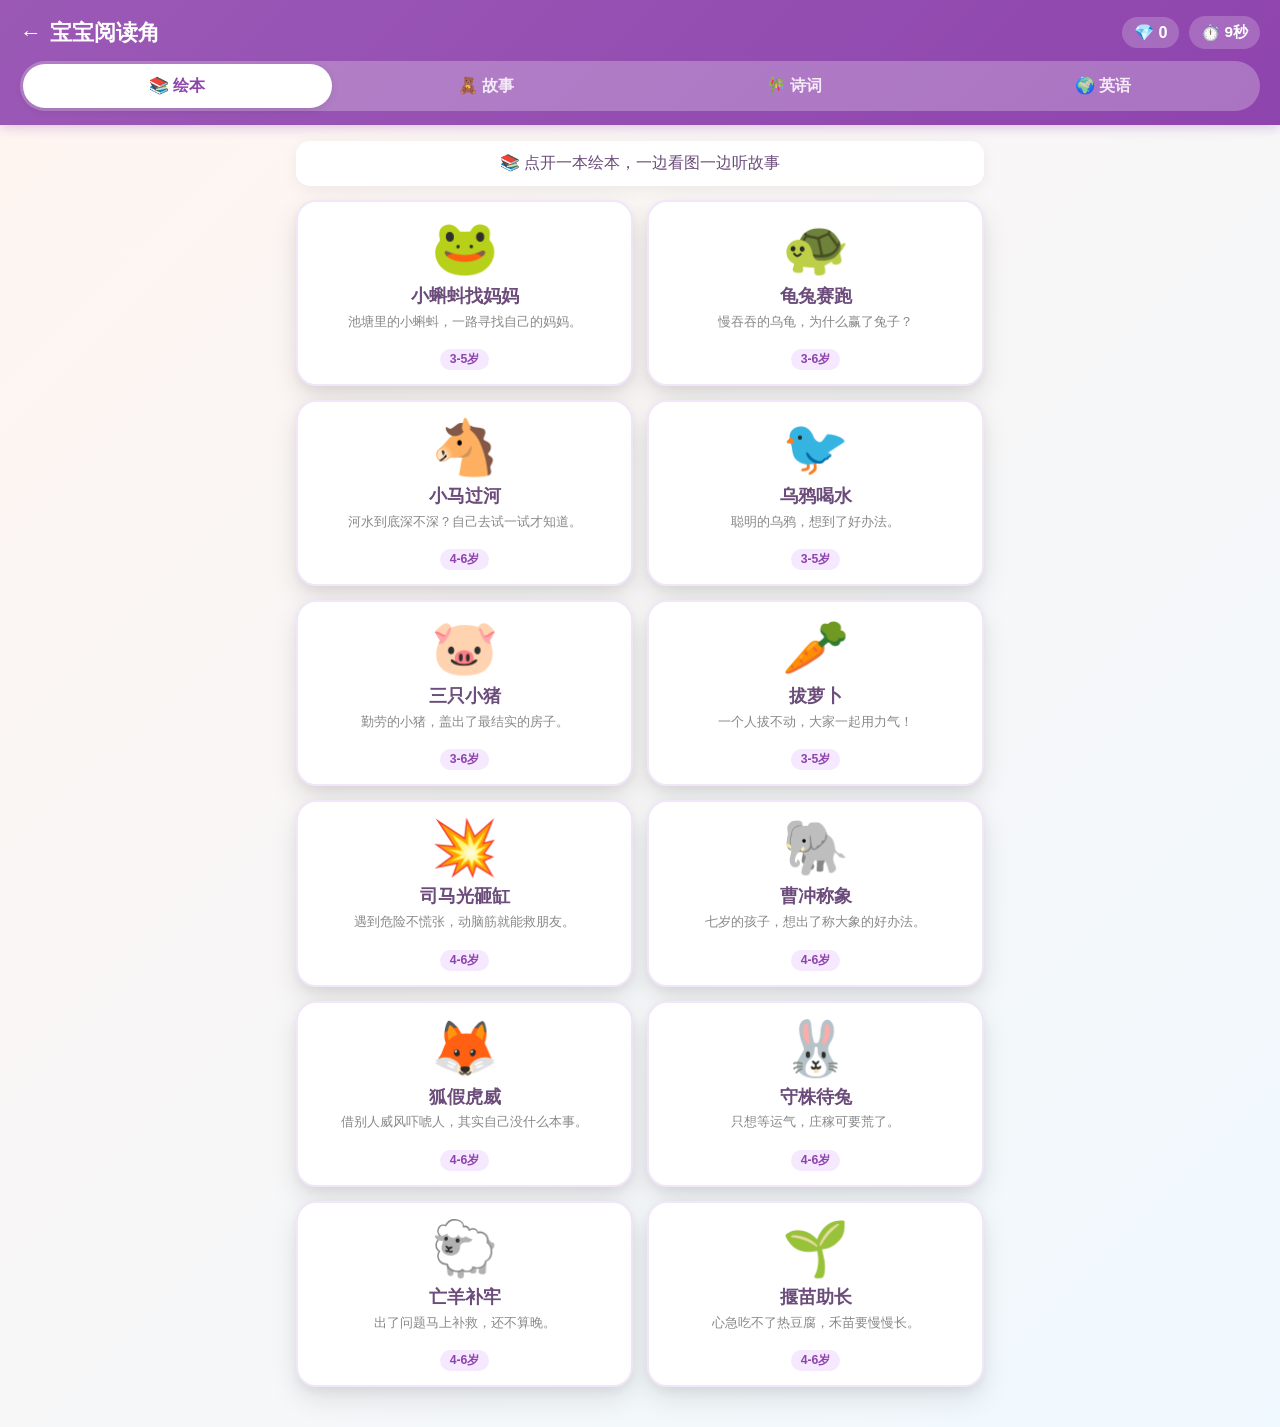
<file: 宝宝阅读角.html>
<!DOCTYPE html>
<html lang="zh-CN">
<head>
  <meta charset="UTF-8">
  <meta name="viewport" content="width=device-width, initial-scale=1.0, maximum-scale=1.0, minimum-scale=1.0, user-scalable=no, viewport-fit=cover">
  <meta name="apple-mobile-web-app-capable" content="yes">
  <meta name="apple-mobile-web-app-status-bar-style" content="default">
  <title>宝宝阅读角</title>
  <link rel="stylesheet" href="./css/common.css">
  <link rel="stylesheet" href="./css/reading.css">
  <script src="./js/speech.js"></script>
  <script src="./js/utils.js"></script>
  <style>
    *, *::before, *::after { margin: 0; padding: 0; box-sizing: border-box; -webkit-tap-highlight-color: transparent; }
    html { font-size: 18px; }
    body {
      font-family: -apple-system, BlinkMacSystemFont, "Segoe UI", Roboto, "PingFang SC", "Hiragino Sans GB", "Microsoft YaHei", sans-serif;
      background: linear-gradient(135deg, #FFF5F0 0%, #F0F9FF 100%);
      color: #333;
      min-height: 100vh;
      padding-bottom: env(safe-area-inset-bottom);
      -webkit-font-smoothing: antialiased;
    }

    /* 顶部栏 */
    .topbar {
      background: linear-gradient(135deg, #9B59B6 0%, #8E44AD 100%);
      color: #fff;
      padding: 16px 20px 14px;
      position: sticky;
      top: 0;
      z-index: 100;
      box-shadow: 0 2px 12px rgba(142, 68, 173, 0.3);
    }
    .topbar-row { display: flex; align-items: center; justify-content: space-between; gap: 12px; }
    .topbar-title { font-size: 1.2rem; font-weight: 800; display: flex; align-items: center; gap: 8px; }
    .topbar-title a { color: #fff; text-decoration: none; }
    .topbar-actions { display: flex; gap: 10px; align-items: center; font-size: 0.9rem; }
    .topbar-actions .points { background: rgba(255, 255, 255, 0.2); padding: 6px 12px; border-radius: 50px; font-weight: 700; }

    .container { max-width: 720px; margin: 0 auto; padding: 16px; }
  </style>
</head>
<body>
  <header class="topbar">
    <div class="topbar-row">
      <div class="topbar-title">
        <a href="./index.html">←</a>
        <span>宝宝阅读角</span>
      </div>
      <div class="topbar-actions">
        <span class="points">💎 <span data-points>0</span></span>
      </div>
    </div>
    <div class="mode-tabs">
      <button class="mode-tab" data-mode="picture" onclick="switchReadingMode('picture')">📚 绘本</button>
      <button class="mode-tab" data-mode="story" onclick="switchReadingMode('story')">🧸 故事</button>
      <button class="mode-tab" data-mode="poem" onclick="switchReadingMode('poem')">🎋 诗词</button>
      <button class="mode-tab" data-mode="english" onclick="switchReadingMode('english')">🌍 英语</button>
    </div>
  </header>

  <main class="container">
    <div id="readingContent"></div>
  </main>

  <script src="./js/reading/data/picture-books.js"></script>
  <script src="./js/reading/data/stories-1.js"></script>
  <script src="./js/reading/data/stories-2.js"></script>
  <script src="./js/reading/data/poems-1.js"></script>
  <script src="./js/reading/data/poems-2.js"></script>
  <script src="./js/reading/data/english-books.js"></script>
  <script src="./js/reading/reader.js"></script>
  <script src="./js/reading/scene-painter.js"></script>
  <script src="./js/reading/poem-view.js"></script>
  <script src="./js/reading/app.js"></script>
  <script>
    initReadingCorner();
  </script>
</body>
</html>
</file>
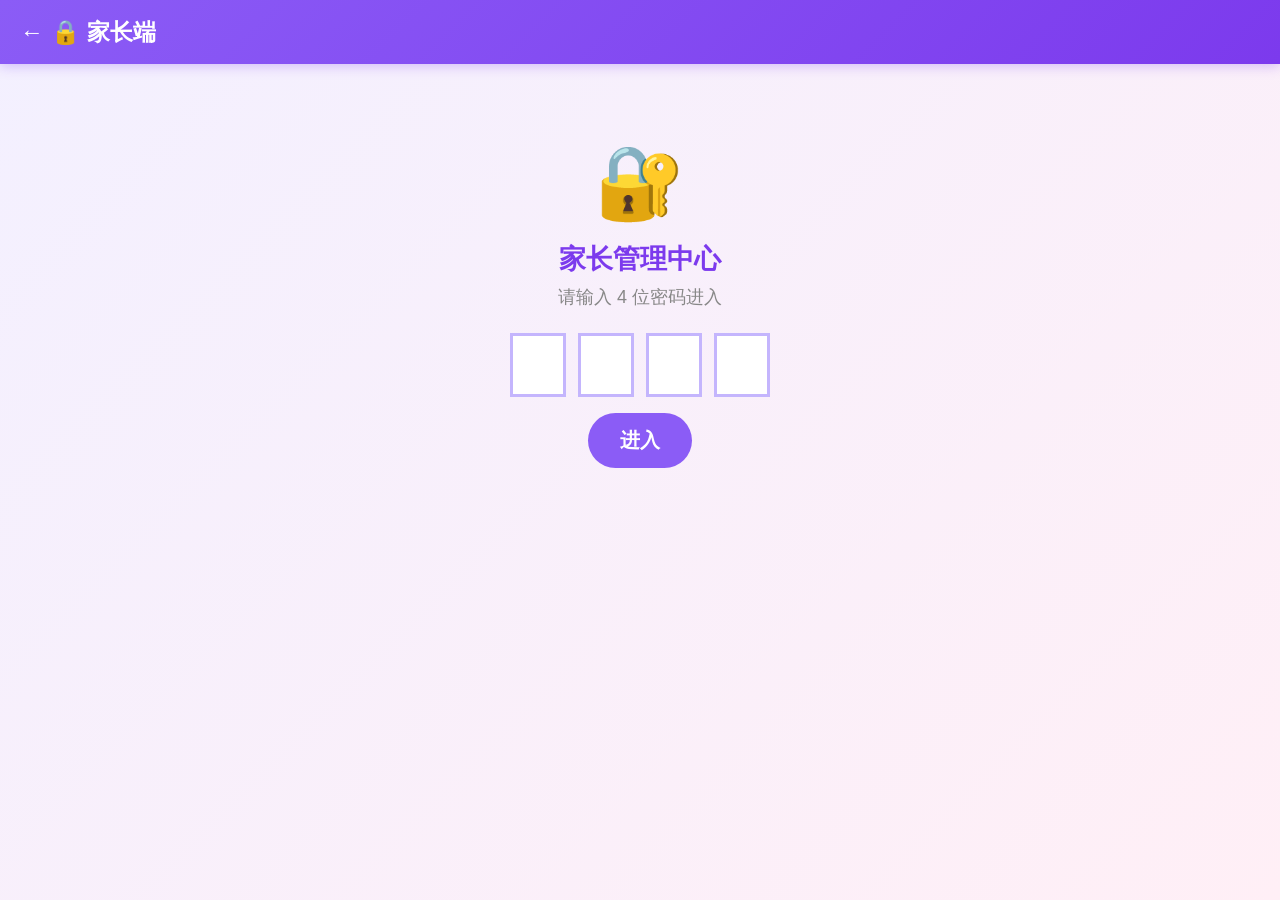
<file: 家长端.html>
<!DOCTYPE html>
<html lang="zh-CN">
<head>
<meta charset="UTF-8">
<meta name="viewport" content="width=device-width, initial-scale=1.0, maximum-scale=1.0, minimum-scale=1.0, user-scalable=no, viewport-fit=cover">
<meta name="apple-mobile-web-app-capable" content="yes">
<title>家长端 · 宝宝学习台</title>
<script src="./js/utils.js"></script>
<style>
*, *::before, *::after { margin: 0; padding: 0; box-sizing: border-box; -webkit-tap-highlight-color: transparent; }
html { font-size: 18px; }
body {
  font-family: -apple-system, BlinkMacSystemFont, "Segoe UI", Roboto, "PingFang SC", "Hiragino Sans GB", "Microsoft YaHei", sans-serif;
  background: linear-gradient(135deg, #F3F0FF 0%, #FFEFF6 100%);
  color: #333;
  min-height: 100vh;
  padding-bottom: env(safe-area-inset-bottom);
}
::root {
  --purple: #8B5CF6;
  --purple-dark: #7C3AED;
  --purple-light: #C4B5FD;
  --orange: #FF8C42;
  --green: #6BCB77;
  --red: #FF6B6B;
  --teal: #4ECDC4;
  --blue: #4A90E2;
  --text: #4A4A4A;
  --text-light: #888;
  --shadow: 0 4px 16px rgba(0,0,0,0.08);
  --radius: 16px;
  --radius-sm: 10px;
  --radius-lg: 24px;
}

.topbar {
  background: linear-gradient(135deg, #8B5CF6 0%, #7C3AED 100%);
  color: #fff;
  padding: 16px 20px;
  position: sticky;
  top: 0;
  z-index: 100;
  box-shadow: 0 2px 12px rgba(124,58,237,0.3);
}
.topbar-row { display: flex; align-items: center; justify-content: space-between; }
.topbar-title { font-size: 1.3rem; font-weight: 800; display: flex; align-items: center; gap: 8px; }
.topbar-title a { color: #fff; text-decoration: none; }

.container { max-width: 720px; margin: 0 auto; padding: 16px; }
.card { background: #fff; border-radius: var(--radius); padding: 20px; margin-bottom: 16px; box-shadow: var(--shadow); }
.card-title { font-size: 1.15rem; font-weight: 800; margin-bottom: 14px; display: flex; align-items: center; gap: 8px; color: #7C3AED; }

.parent-locked { text-align: center; padding: 60px 20px; }
.parent-locked .lock-icon { font-size: 4rem; margin-bottom: 16px; }
.parent-locked h2 { font-size: 1.5rem; margin-bottom: 8px; color: #7C3AED; }
.parent-locked p { color: #888; margin-bottom: 24px; }
.pin-input-area { display: flex; gap: 12px; justify-content: center; margin-bottom: 16px; }
.pin-input {
  width: 56px; height: 64px; text-align: center; font-size: 1.8rem; font-weight: 800;
  border: 3px solid #C4B5FD; border-radius: var(--radius-sm); background: #fff; color: #7C3AED; outline: none;
}
.pin-input:focus { border-color: #8B5CF6; }
.btn-pin {
  background: #8B5CF6; color: #fff; border: none; padding: 14px 32px; border-radius: 50px;
  font-size: 1.1rem; font-weight: 700; cursor: pointer; min-height: 50px;
}
.pin-error { color: #FF6B6B; font-size: 0.95rem; margin-top: 8px; display: none; }
.pin-error.show { display: block; }
.parent-panel { display: none; }
.parent-panel.show { display: block; }

.stat-grid { display: grid; grid-template-columns: repeat(2, 1fr); gap: 12px; margin-bottom: 16px; }
.stat-card { background: #fff; border-radius: var(--radius); padding: 18px; text-align: center; box-shadow: var(--shadow); }
.stat-card .stat-num { font-size: 1.9rem; font-weight: 900; color: #8B5CF6; line-height: 1.2; }
.stat-card .stat-label { font-size: 0.85rem; color: var(--text-light); margin-top: 4px; }

.subject-tabs { display: flex; gap: 8px; margin-bottom: 14px; }
.subject-tab {
  flex: 1; background: #F3F0FF; border: 2px solid #DDD6FE; border-radius: var(--radius-sm);
  padding: 10px; text-align: center; cursor: pointer; font-weight: 700; color: #4A4A4A;
  transition: all 0.2s;
}
.subject-tab.active { background: #8B5CF6; border-color: #7C3AED; color: #fff; }
.subject-tab .st-icon { font-size: 1.3rem; display: block; margin-bottom: 2px; }

.progress-bar { height: 12px; background: #F0F0F0; border-radius: 6px; overflow: hidden; margin-top: 6px; }
.progress-fill { height: 100%; background: linear-gradient(90deg, #8B5CF6, #C4B5FD); border-radius: 6px; transition: width 0.3s; }

.setting-row { display: flex; align-items: center; justify-content: space-between; padding: 12px 0; border-bottom: 1px solid #F0F0F0; gap: 12px; }
.setting-row:last-child { border-bottom: none; }
.setting-row .setting-label { font-size: 1rem; font-weight: 600; }
.setting-row input[type="number"] { width: 70px; padding: 8px; font-size: 1.1rem; text-align: center; border: 2px solid #DDD6FE; border-radius: 8px; outline: none; }
.setting-row input[type="text"] { width: 120px; padding: 8px 10px; font-size: 1rem; border: 2px solid #DDD6FE; border-radius: 8px; outline: none; }
.btn-small { padding: 6px 12px; font-size: 0.85rem; border: none; border-radius: 6px; cursor: pointer; font-weight: 600; min-height: 36px; }
.btn-confirm { background: #6BCB77; color: #fff; }
.btn-delete { background: #FF9999; color: #fff; }
.btn-add {
  background: #8B5CF6; color: #fff; border: none; padding: 12px 20px; border-radius: 8px;
  font-size: 1rem; font-weight: 700; cursor: pointer; margin-top: 8px; width: 100%; min-height: 50px;
}
.btn-danger {
  background: #fff; color: #FF6B6B; border: 2px solid #FF9999; padding: 12px 20px;
  border-radius: 8px; font-size: 0.95rem; font-weight: 700; cursor: pointer; width: 100%; min-height: 50px; margin-top: 12px;
}
.btn-export {
  background: #4ECDC4; color: #fff; border: none; padding: 12px 20px; border-radius: 8px;
  font-size: 1rem; font-weight: 700; cursor: pointer; width: 100%; min-height: 50px; margin-top: 8px;
}

.reward-manage-item {
  display: flex; align-items: center; justify-content: space-between; padding: 10px 12px;
  background: #F9F7FF; border-radius: var(--radius-sm); margin-bottom: 8px; gap: 8px; font-size: 0.95rem;
}
.exchange-item {
  display: flex; align-items: center; justify-content: space-between; padding: 10px 12px;
  background: #FFF9F0; border-radius: var(--radius-sm); margin-bottom: 8px; font-size: 0.95rem; gap: 8px;
}
.exchange-item .ex-status { font-size: 0.8rem; padding: 3px 10px; border-radius: 50px; font-weight: 700; white-space: nowrap; }
.ex-status.pending { background: #FFD93D; color: #856404; }
.ex-status.confirmed { background: #6BCB77; color: #fff; }

.data-row { display: flex; gap: 10px; margin-top: 12px; }
.data-row button, .data-row label { flex: 1; }
.hidden-file { display: none; }

.empty-tip { color: #888; text-align: center; padding: 16px 0; }

.modal-overlay { position: fixed; inset: 0; background: rgba(0,0,0,0.5); display: none; align-items: center; justify-content: center; z-index: 400; padding: 20px; }
.modal-overlay.show { display: flex; }
.modal-box { background: #fff; border-radius: var(--radius-lg); padding: 24px 20px; max-width: 400px; width: 100%; text-align: center; }
.modal-box h3 { font-size: 1.3rem; margin-bottom: 8px; }
.modal-box p { color: #888; margin-bottom: 16px; }
.modal-buttons { display: flex; gap: 10px; }
.modal-buttons button { flex: 1; padding: 12px; border: none; border-radius: 8px; font-size: 1rem; font-weight: 700; cursor: pointer; }

.study-time-today {
  background: linear-gradient(135deg, #FFF9F0 0%, #FFE8CC 100%);
  border: 2px solid #FFD93D;
  border-radius: var(--radius);
  padding: 20px;
  margin-bottom: 16px;
  text-align: center;
  box-shadow: var(--shadow);
}
.study-time-today .stt-icon { font-size: 2rem; margin-bottom: 6px; }
.study-time-today .stt-value { font-size: 2.2rem; font-weight: 900; color: #E6A817; line-height: 1.2; }
.study-time-today .stt-label { font-size: 0.9rem; color: var(--text-light); margin-top: 4px; }
.study-time-today .stt-tip { font-size: 0.78rem; color: #B0A89B; margin-top: 8px; }

.study-time-list { max-height: 420px; overflow-y: auto; }
.study-time-day {
  display: flex;
  align-items: center;
  justify-content: space-between;
  padding: 12px 0;
  border-bottom: 1px solid #F0F0F0;
}
.study-time-day:last-child { border-bottom: none; }
.study-time-day .std-date { font-weight: 700; color: #4A4A4A; }
.study-time-day .std-date .std-today {
  font-size: 0.7rem;
  background: #FFD93D;
  color: #856404;
  padding: 2px 8px;
  border-radius: 50px;
  margin-left: 6px;
  vertical-align: middle;
}
.study-time-day .std-bar-wrap {
  flex: 1;
  margin: 0 12px;
  height: 10px;
  background: #F0F0F0;
  border-radius: 5px;
  overflow: hidden;
}
.study-time-day .std-bar { height: 100%; background: linear-gradient(90deg, #FFD93D, #FF8C42); border-radius: 5px; }
.study-time-day .std-value { font-weight: 800; color: #E6A817; white-space: nowrap; font-size: 0.95rem; }

@media (max-width: 480px) {
  html { font-size: 16px; }
  .container { padding: 12px; }
  .pin-input { width: 48px; height: 56px; font-size: 1.5rem; }
}
</style>
</head>
<body>

<div class="topbar">
  <div class="topbar-row">
    <div class="topbar-title">
      <a href="./index.html">←</a>
      <span>🔒 家长端</span>
    </div>
  </div>
</div>

<div class="container">
  <!-- PIN 验证 -->
  <div class="parent-locked" id="parentLocked">
    <div class="lock-icon">🔐</div>
    <h2>家长管理中心</h2>
    <p id="pinPrompt">请输入 4 位密码进入</p>
    <div class="pin-input-area">
      <input type="tel" class="pin-input" maxlength="1" inputmode="numeric" data-idx="0">
      <input type="tel" class="pin-input" maxlength="1" inputmode="numeric" data-idx="1">
      <input type="tel" class="pin-input" maxlength="1" inputmode="numeric" data-idx="2">
      <input type="tel" class="pin-input" maxlength="1" inputmode="numeric" data-idx="3">
    </div>
    <button class="btn-pin" onclick="checkParentPin()">进入</button>
    <div class="pin-error" id="pinError">密码错误，请重试</div>
  </div>

  <!-- 家长面板 -->
  <div class="parent-panel" id="parentPanel">
    <!-- 总览 -->
    <div class="stat-grid">
      <div class="stat-card"><div class="stat-num" id="pPoints">0</div><div class="stat-label">累计积分</div></div>
      <div class="stat-card"><div class="stat-num" id="pStreak">0</div><div class="stat-label">连续学习</div></div>
      <div class="stat-card"><div class="stat-num" id="pDays">0</div><div class="stat-label">学习天数</div></div>
      <div class="stat-card"><div class="stat-num" id="pRewards">0</div><div class="stat-label">待确认兑换</div></div>
    </div>

    <div class="study-time-today">
      <div class="stt-icon">⏱️</div>
      <div class="stt-value" id="pStudyTimeToday">0分</div>
      <div class="stt-label">今日学习时长</div>
      <div class="stt-tip">超过 30 分钟会提醒孩子休息</div>
    </div>

    <!-- 学科切换 -->
    <div class="subject-tabs">
      <div class="subject-tab active" onclick="switchSubject('chinese')"><span class="st-icon">📖</span>识字</div>
      <div class="subject-tab" onclick="switchSubject('english')"><span class="st-icon">🔤</span>英语</div>
      <div class="subject-tab" onclick="switchSubject('math')"><span class="st-icon">🔢</span>数学</div>
      <div class="subject-tab" onclick="switchSubject('studyTime')"><span class="st-icon">⏱️</span>时长</div>
      <div class="subject-tab" onclick="switchSubject('settings')"><span class="st-icon">⚙️</span>设置</div>
    </div>

    <div id="subjectContent"></div>
  </div>
</div>

<div class="modal-overlay" id="modalOverlay">
  <div class="modal-box" id="modalBox"></div>
</div>

<script>
let currentSubject = 'chinese';

// 初始化 PIN 输入
document.addEventListener('DOMContentLoaded', () => {
  document.querySelectorAll('.pin-input').forEach((inp, i, arr) => {
    inp.addEventListener('input', function() {
      this.value = this.value.replace(/\D/g, '');
      if (this.value && i < arr.length - 1) arr[i + 1].focus();
      if (i === arr.length - 1 && this.value) setTimeout(checkParentPin, 200);
    });
    inp.addEventListener('keydown', function(e) {
      if (e.key === 'Backspace' && !this.value && i > 0) arr[i - 1].focus();
      if (e.key === 'Enter') checkParentPin();
    });
  });

  const savedPin = getPin();
  document.getElementById('pinPrompt').textContent = savedPin ? '请输入 4 位密码进入' : '首次使用，请设置 4 位密码';
});

function checkParentPin() {
  const inputs = document.querySelectorAll('.pin-input');
  const pin = Array.from(inputs).map(i => i.value).join('');
  if (pin.length < 4) return;

  const savedPin = getPin();
  if (!savedPin) {
    setPin(pin);
    enterParentPanel();
  } else if (pin === savedPin) {
    enterParentPanel();
  } else {
    document.getElementById('pinError').classList.add('show');
    inputs.forEach(i => i.value = '');
    inputs[0].focus();
  }
}

function enterParentPanel() {
  document.getElementById('parentLocked').style.display = 'none';
  document.getElementById('parentPanel').classList.add('show');
  renderOverview();
  switchSubject('chinese');
}

function renderOverview() {
  const profile = getProfile();
  const rewards = getRewards();
  document.getElementById('pPoints').textContent = profile.points;
  document.getElementById('pStreak').textContent = profile.streak;

  // 学习天数：三科去重
  const dates = new Set();
  const chinese = getSubjectData('chinese');
  const english = getSubjectData('english');
  const math = getSubjectData('math');
  Object.keys(chinese.dailyLog || {}).forEach(d => dates.add(d));
  Object.keys(english.gameStats || {}).forEach(() => {});
  // 英语/数学没按日期存，用有记录即算一天，这里简单用 profile.lastLearnDate
  if (profile.lastLearnDate) dates.add(profile.lastLearnDate);
  document.getElementById('pDays').textContent = dates.size;

  const pending = rewards.exchanges ? rewards.exchanges.filter(e => e.status === 'pending').length : 0;
  document.getElementById('pRewards').textContent = pending;

  document.getElementById('pStudyTimeToday').textContent = formatStudyDuration(getTodayStudySeconds());
}

function switchSubject(subject) {
  currentSubject = subject;
  document.querySelectorAll('.subject-tab').forEach((t, i) => {
    const keys = ['chinese', 'english', 'math', 'studyTime', 'settings'];
    t.classList.toggle('active', keys[i] === subject);
  });

  if (subject === 'chinese') renderChinese();
  else if (subject === 'english') renderEnglish();
  else if (subject === 'math') renderMath();
  else if (subject === 'studyTime') renderStudyTime();
  else if (subject === 'settings') renderSettings();
}

// ========== 识字详情 ==========
function renderChinese() {
  const data = getSubjectData('chinese');
  const log = data.dailyLog || {};
  const learned = new Set();
  Object.values(log).forEach(l => (l.learned || []).forEach(idx => learned.add(idx)));

  const total = 277;
  const pct = Math.round((learned.size / total) * 100);

  document.getElementById('subjectContent').innerHTML = `
    <div class="card">
      <div class="card-title">📖 识字进度</div>
      <div style="display:flex;justify-content:space-between;margin-bottom:6px;font-weight:700;">
        <span>已学 ${learned.size} / ${total} 字</span><span>${pct}%</span>
      </div>
      <div class="progress-bar"><div class="progress-fill" style="width:${pct}%"></div></div>
    </div>
    <div class="card">
      <div class="card-title">📅 每日任务设置</div>
      <div class="setting-row">
        <span class="setting-label">每日识字数量</span>
        <div><input type="number" id="chineseDaily" min="1" max="10" value="${data.dailyCount || 5}"></div>
      </div>
      <button class="btn-add" onclick="saveChineseDaily()">保存设置</button>
    </div>
    <div class="card">
      <div class="card-title">🏆 学习记录</div>
      <div style="max-height:240px;overflow-y:auto;">
        ${Object.keys(log).sort().reverse().map(date => {
          const l = log[date];
          return `<div style="padding:8px 0;border-bottom:1px solid #F0F0F0;">
            <div style="font-weight:700;">${date}</div>
            <div style="font-size:0.85rem;color:#888;">已学 ${(l.learned||[]).length} 字 · 练习 ${(l.practiced||[]).length} 次 · ${l.done?'完成':'未完成'}</div>
          </div>`;
        }).join('') || '<div class="empty-tip">暂无学习记录</div>'}
      </div>
    </div>
  `;
}

function saveChineseDaily() {
  const val = parseInt(document.getElementById('chineseDaily').value);
  if (val >= 1 && val <= 10) {
    const data = getSubjectData('chinese');
    data.dailyCount = val;
    saveSubjectData('chinese', data);
    showParentModal('ok', `每日识字数量已设为 ${val} 个`);
  }
}

// ========== 英语详情 ==========
function renderEnglish() {
  const data = getSubjectData('english');
  const stats = data.gameStats || {};
  const learned = data.learned || {};
  const learnedCount = Object.keys(learned).length;

  document.getElementById('subjectContent').innerHTML = `
    <div class="card">
      <div class="card-title">🔤 英语学习情况</div>
      <div class="stat-grid" style="margin-bottom:0;">
        <div class="stat-card"><div class="stat-num">${learnedCount}</div><div class="stat-label">已会单词</div></div>
        <div class="stat-card"><div class="stat-num">${stats.listen || 0}</div><div class="stat-label">听音选图</div></div>
        <div class="stat-card"><div class="stat-num">${stats.spell || 0}</div><div class="stat-label">字母拼图</div></div>
        <div class="stat-card"><div class="stat-num">${stats.match || 0}</div><div class="stat-label">找朋友</div></div>
      </div>
    </div>
    <div class="card">
      <div class="card-title">📅 每日任务设置</div>
      <div class="setting-row">
        <span class="setting-label">每日英语游戏数</span>
        <div><input type="number" id="englishDaily" min="1" max="10" value="${data.dailyCount || 5}"></div>
      </div>
      <button class="btn-add" onclick="saveEnglishDaily()">保存设置</button>
    </div>
  `;
}

function saveEnglishDaily() {
  const val = parseInt(document.getElementById('englishDaily').value);
  if (val >= 1 && val <= 10) {
    const data = getSubjectData('english');
    data.dailyCount = val;
    saveSubjectData('english', data);
    showParentModal('ok', `每日英语游戏数已设为 ${val} 个`);
  }
}

// ========== 数学详情 ==========
function renderMath() {
  const data = getSubjectData('math');
  const stats = data.stats || { count: 0, compare: 0, addsub: 0, shape: 0, correct: 0, total: 0 };
  const accuracy = stats.total ? Math.round((stats.correct / stats.total) * 100) : 0;

  document.getElementById('subjectContent').innerHTML = `
    <div class="card">
      <div class="card-title">🔢 数学练习统计</div>
      <div class="stat-grid" style="margin-bottom:0;">
        <div class="stat-card"><div class="stat-num">${stats.total}</div><div class="stat-label">总题数</div></div>
        <div class="stat-card"><div class="stat-num">${accuracy}%</div><div class="stat-label">正确率</div></div>
        <div class="stat-card"><div class="stat-num">${stats.addsub}</div><div class="stat-label">加减法</div></div>
        <div class="stat-card"><div class="stat-num">${stats.count}</div><div class="stat-label">数数字</div></div>
      </div>
    </div>
    <div class="card">
      <div class="card-title">📅 每日任务设置</div>
      <div class="setting-row">
        <span class="setting-label">每日数学题数</span>
        <div><input type="number" id="mathDaily" min="1" max="10" value="${data.dailyCount || 5}"></div>
      </div>
      <button class="btn-add" onclick="saveMathDaily()">保存设置</button>
    </div>
  `;
}

function saveMathDaily() {
  const val = parseInt(document.getElementById('mathDaily').value);
  if (val >= 1 && val <= 10) {
    const data = getSubjectData('math');
    data.dailyCount = val;
    saveSubjectData('math', data);
    showParentModal('ok', `每日数学题数已设为 ${val} 个`);
  }
}

// ========== 学习时长 ==========
function renderStudyTime() {
  const summary = getStudyTimeSummary(30);
  const maxSeconds = Math.max(...summary.map(s => s.seconds), 1);

  document.getElementById('subjectContent').innerHTML = `
    <div class="card">
      <div class="card-title">⏱️ 每日学习时长</div>
      <div class="study-time-list">
        ${summary.map(s => {
          const pct = Math.round((s.seconds / maxSeconds) * 100);
          return `<div class="study-time-day">
            <div class="std-date">${s.date}${s.current ? '<span class="std-today">今天</span>' : ''}</div>
            <div class="std-bar-wrap"><div class="std-bar" style="width:${pct}%"></div></div>
            <div class="std-value">${formatStudyDuration(s.seconds)}</div>
          </div>`;
        }).join('')}
      </div>
    </div>
    <div class="card">
      <div class="card-title">💡 休息提醒规则</div>
      <div style="color:#888;font-size:0.95rem;line-height:1.7;">
        · 学习满 30 分钟，首次提醒休息<br>
        · 满 1 小时后再次提醒<br>
        · 之后每隔 1 小时提醒一次<br>
        · 点击弹窗即可关闭提醒
      </div>
    </div>
  `;
}

// ========== 设置 ==========
function renderSettings() {
  const rewards = getRewards();
  const pending = rewards.exchanges ? rewards.exchanges.filter(e => e.status === 'pending') : [];

  document.getElementById('subjectContent').innerHTML = `
    <div class="card">
      <div class="card-title">🎁 奖励管理</div>
      <div id="rewardList">
        ${(rewards.list || []).length ? (rewards.list || []).map(r => `
          <div class="reward-manage-item">
            <div><strong>${r.name}</strong> · ${r.cost} 积分</div>
            <button class="btn-small btn-delete" onclick="deleteReward('${r.id}')">删除</button>
          </div>
        `).join('') : '<div class="empty-tip">还没有奖励</div>'}
      </div>
      <div class="setting-row" style="border-top:1px solid #F0F0F0;margin-top:12px;padding-top:12px;">
        <input type="text" id="newRewardName" placeholder="奖励名称" style="flex:1;">
        <input type="number" id="newRewardCost" placeholder="积分" min="1" style="width:90px;">
        <button class="btn-small btn-confirm" onclick="addReward()">添加</button>
      </div>
    </div>

    <div class="card">
      <div class="card-title">🔄 兑换确认 <span style="margin-left:auto;background:#FFD93D;color:#856404;font-size:0.75rem;padding:2px 10px;border-radius:50px;">${pending.length}</span></div>
      <div id="exchangeList">
        ${pending.length ? pending.map(e => `
          <div class="exchange-item">
            <div><strong>${e.name}</strong><div style="font-size:0.8rem;color:#888;">${e.date} · ${e.cost} 积分</div></div>
            <button class="btn-small btn-confirm" onclick="confirmExchange('${e.id}')">确认</button>
          </div>
        `).join('') : '<div class="empty-tip">暂无待确认兑换</div>'}
      </div>
    </div>

    <div class="card">
      <div class="card-title">🔐 安全设置</div>
      <button class="btn-add" onclick="resetParentPin()">修改密码</button>
      <button class="btn-export" onclick="exportAllData()">导出全部数据</button>
      <div class="data-row">
        <label class="btn-export" style="display:flex;align-items:center;justify-content:center;">
          导入数据
          <input type="file" class="hidden-file" accept=".json" onchange="importParentData(event)">
        </label>
        <button class="btn-danger" onclick="clearParentData()">清空全部数据</button>
      </div>
    </div>
  `;
}

function addReward() {
  const name = document.getElementById('newRewardName').value.trim();
  const cost = parseInt(document.getElementById('newRewardCost').value);
  if (!name || !cost || cost < 1) { showParentModal('ok', '请填写奖励名称和积分'); return; }

  const rewards = getRewards();
  rewards.list = rewards.list || [];
  rewards.list.push({ id: Date.now().toString(36) + Math.random().toString(36).slice(2,6), name, cost, icon: 'default' });
  saveRewards(rewards);
  renderSettings();
  showParentModal('ok', `奖励「${name}」已添加`);
}

function deleteReward(id) {
  showParentModal('confirm', '确定删除这个奖励吗？', () => {
    const rewards = getRewards();
    rewards.list = (rewards.list || []).filter(r => r.id !== id);
    saveRewards(rewards);
    renderSettings();
  });
}

function confirmExchange(id) {
  const rewards = getRewards();
  rewards.exchanges = rewards.exchanges || [];
  const ex = rewards.exchanges.find(e => e.id === id);
  if (ex) {
    ex.status = 'confirmed';
    saveRewards(rewards);
    renderSettings();
    renderOverview();
    showParentModal('ok', `「${ex.name}」已确认兑现`);
  }
}

function resetParentPin() {
  showParentModal('confirm', '修改密码需要先退出当前面板，重新进入时设置新密码。确定吗？', () => {
    setPin('');
    location.reload();
  });
}

function importParentData(event) {
  const file = event.target.files[0];
  if (!file) return;
  const reader = new FileReader();
  reader.onload = function(e) {
    try {
      const data = JSON.parse(e.target.result);
      showParentModal('confirm', '导入将覆盖当前所有数据，确定吗？', () => {
        importAllData(JSON.stringify(data));
        showParentModal('ok', '导入成功，页面将刷新', () => location.reload());
      });
    } catch (err) { showParentModal('ok', '导入失败，文件格式不正确'); }
  };
  reader.readAsText(file);
  event.target.value = '';
}

function clearParentData() {
  showParentModal('confirm-danger', '确定清空所有数据吗？此操作不可恢复，建议先导出备份！', () => {
    clearAllData();
    showParentModal('ok', '已清空，页面将刷新', () => location.reload());
  });
}

// ========== 弹窗 ==========
function showParentModal(type, message, callback) {
  const overlay = document.getElementById('modalOverlay');
  const box = document.getElementById('modalBox');
  if (type === 'confirm' || type === 'confirm-danger') {
    box.innerHTML = `<h3>${type === 'confirm-danger' ? '⚠️ 警告' : '确认'}</h3><p>${message}</p>
      <div class="modal-buttons">
        <button class="btn-small" style="background:#E0E0E0;color:#555;padding:12px;" onclick="closeParentModal()">取消</button>
        <button class="btn-small" style="background:#FF6B6B;color:#fff;padding:12px;" onclick="parentModalConfirm()">确定</button>
      </div>`;
  } else {
    box.innerHTML = `<h3>提示</h3><p>${message}</p>
      <div class="modal-buttons"><button class="btn-small" style="background:#6BCB77;color:#fff;padding:12px;width:100%;" onclick="parentModalOk()">好的</button></div>`;
  }
  overlay.classList.add('show');
  window._parentModalCallback = callback;
}
function parentModalConfirm() { closeParentModal(); if (window._parentModalCallback) window._parentModalCallback(); }
function parentModalOk() { closeParentModal(); if (window._parentModalCallback) window._parentModalCallback(); }
function closeParentModal() { document.getElementById('modalOverlay').classList.remove('show'); }
</script>

</body>
</html>
</file>
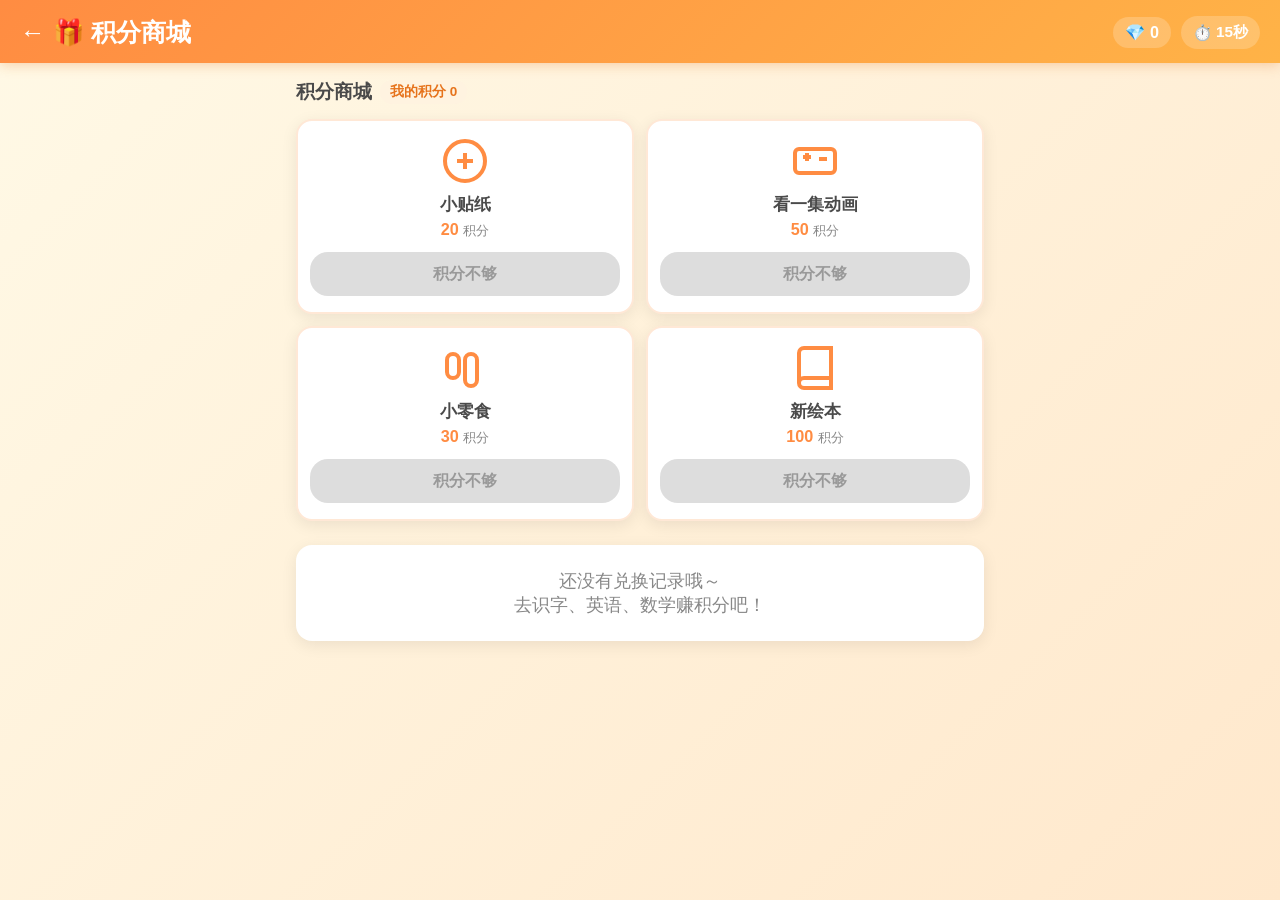
<file: 积分商城.html>
<!DOCTYPE html>
<html lang="zh-CN">
<head>
  <meta charset="UTF-8">
  <meta name="viewport" content="width=device-width, initial-scale=1.0, maximum-scale=1.0, minimum-scale=1.0, user-scalable=no, viewport-fit=cover">
  <meta name="apple-mobile-web-app-capable" content="yes">
  <meta name="apple-mobile-web-app-status-bar-style" content="default">
  <title>积分商城</title>
  <link rel="stylesheet" href="./css/common.css">
  <script src="./js/utils.js"></script>
  <script src="./js/chinese-data.js"></script>
  <style>
    *, *::before, *::after { margin: 0; padding: 0; box-sizing: border-box; -webkit-tap-highlight-color: transparent; }
    html { font-size: 18px; }
    :root {
      --primary: #FF8C42;
      --primary-dark: #E6731C;
      --yellow: #FFD93D;
      --green: #6BCB77;
      --green-light: #E8F8EA;
      --text: #4A4A4A;
      --text-light: #888;
      --radius: 16px;
      --radius-sm: 10px;
      --radius-lg: 24px;
      --shadow: 0 4px 16px rgba(0, 0, 0, 0.08);
    }
    body {
      font-family: -apple-system, BlinkMacSystemFont, "Segoe UI", Roboto, "PingFang SC", "Hiragino Sans GB", "Microsoft YaHei", sans-serif;
      background: linear-gradient(135deg, #FFF9E6 0%, #FFE8CC 100%);
      min-height: 100vh;
      color: var(--text);
      -webkit-font-smoothing: antialiased;
    }

    /* 顶部栏 */
    .topbar {
      background: linear-gradient(135deg, #FF8C42 0%, #FFB347 100%);
      color: #fff;
      padding: 16px 20px 14px;
      position: sticky;
      top: 0;
      z-index: 100;
      box-shadow: 0 2px 12px rgba(230, 115, 28, 0.3);
    }
    .topbar-row { display: flex; align-items: center; justify-content: space-between; gap: 12px; }
    .topbar-title { font-size: 1.4rem; font-weight: 800; display: flex; align-items: center; gap: 8px; }
    .topbar-title a { color: #fff; text-decoration: none; }
    .topbar-actions { display: flex; gap: 10px; align-items: center; font-size: 0.9rem; }
    .topbar-actions .points { background: rgba(255, 255, 255, 0.2); padding: 6px 12px; border-radius: 50px; font-weight: 700; }

    .container { padding: 16px; max-width: 720px; margin: 0 auto; padding-bottom: calc(24px + env(safe-area-inset-bottom)); }

    .section-title {
      font-size: 1.05rem; font-weight: 800; color: var(--text);
      margin-bottom: 14px; display: flex; align-items: center; gap: 8px;
    }
    .badge {
      background: #FFF3E0; color: var(--primary-dark); font-size: 0.75rem;
      padding: 3px 10px; border-radius: 50px; font-weight: 700;
    }

    .shop-grid {
      display: grid;
      grid-template-columns: repeat(2, 1fr);
      gap: 12px;
    }
    .shop-item {
      background: #fff;
      border: 2px solid #FFE8D6;
      border-radius: var(--radius);
      padding: 16px 12px;
      text-align: center;
      position: relative;
      box-shadow: var(--shadow);
    }
    .shop-icon { width: 48px; height: 48px; margin: 0 auto 8px; color: var(--primary); }
    .shop-icon svg { width: 100%; height: 100%; }
    .shop-name { font-weight: 800; font-size: 0.95rem; margin-bottom: 4px; }
    .shop-cost { font-size: 0.9rem; color: var(--primary); font-weight: 800; margin-bottom: 12px; }
    .shop-cost .coin { font-size: 0.7rem; color: var(--text-light); font-weight: 500; }
    .btn-redeem {
      width: 100%; border: none; border-radius: 18px; padding: 10px 0;
      font-weight: 700; font-size: 0.9rem; background: var(--primary); color: #fff;
      cursor: pointer; min-height: 44px; transition: transform 0.15s;
    }
    .btn-redeem:active { transform: scale(0.96); }
    .btn-redeem:disabled { background: #DDD; color: #999; cursor: not-allowed; transform: none; }
    .pending-badge {
      position: absolute; top: 6px; right: 6px;
      background: var(--yellow); color: var(--text); font-size: 0.6rem;
      font-weight: 700; padding: 2px 6px; border-radius: 6px;
    }

    .exchange-list { margin-top: 24px; }
    .exchange-item {
      display: flex; align-items: center; justify-content: space-between;
      padding: 12px 0; border-bottom: 1px solid #F0F0F0;
    }
    .exchange-item .ex-name { font-weight: 700; font-size: 0.9rem; }
    .exchange-item .ex-date { font-size: 0.75rem; color: var(--text-light); margin-top: 2px; }
    .exchange-item .ex-status { font-size: 0.75rem; font-weight: 700; padding: 2px 8px; border-radius: 8px; }
    .exchange-item .ex-status.pending { background: var(--yellow); color: var(--text); }
    .exchange-item .ex-status.confirmed { background: var(--green-light); color: var(--green); }

    .empty-tip {
      background: #fff; border-radius: var(--radius); padding: 24px; text-align: center;
      color: var(--text-light); box-shadow: var(--shadow);
    }

    @media (max-width: 480px) {
      html { font-size: 16px; }
      .container { padding: 12px; }
    }
  </style>
</head>
<body>
  <header class="topbar">
    <div class="topbar-row">
      <div class="topbar-title">
        <a href="./index.html">←</a>
        <span>🎁 积分商城</span>
      </div>
      <div class="topbar-actions">
        <span class="points">💎 <span data-points>0</span></span>
      </div>
    </div>
  </header>

  <main class="container">
    <div id="shopArea"></div>
  </main>

  <script>
    function uid() {
      return Date.now().toString(36) + Math.random().toString(36).slice(2, 6);
    }
    function today() {
      const d = new Date();
      return d.getFullYear() + '-' + String(d.getMonth() + 1).padStart(2, '0') + '-' + String(d.getDate()).padStart(2, '0');
    }

    function ensureDefaultRewards() {
      let rewards = ChineseStore.getRewards();
      if (!rewards.length) {
        rewards = [
          { id: uid(), name: '小贴纸', cost: 20, icon: 'sticker', stock: 999 },
          { id: uid(), name: '看一集动画', cost: 50, icon: 'game', stock: 999 },
          { id: uid(), name: '小零食', cost: 30, icon: 'snack', stock: 999 },
          { id: uid(), name: '新绘本', cost: 100, icon: 'book', stock: 999 }
        ];
        ChineseStore.saveRewards(rewards);
      }
    }

    function updateHeader() {
      document.querySelectorAll('[data-points]').forEach(el => {
        el.textContent = ChineseStore.getPoints();
      });
    }

    function renderShop() {
      ensureDefaultRewards();
      const rewards = ChineseStore.getRewards();
      const exchanges = ChineseStore.getExchanges();
      const points = ChineseStore.getPoints();
      const area = document.getElementById('shopArea');

      let html = '<div class="section-title">积分商城<span class="badge">我的积分 ' + points + '</span></div>';
      html += '<div class="shop-grid">';
      rewards.forEach(r => {
        const pending = exchanges.filter(e => e.rewardId === r.id && e.status === 'pending').length;
        const can = points >= r.cost;
        html += '<div class="shop-item">' +
          (pending ? '<div class="pending-badge">待领 ' + pending + '</div>' : '') +
          '<div class="shop-icon">' + (REWARD_ICONS[r.icon] || REWARD_ICONS.sticker) + '</div>' +
          '<div class="shop-name">' + r.name + '</div>' +
          '<div class="shop-cost">' + r.cost + ' <span class="coin">积分</span></div>' +
          '<button class="btn-redeem" ' + (can ? '' : 'disabled') + ' onclick="redeemReward(\'' + r.id + '\')">' + (can ? '兑换' : '积分不够') + '</button>' +
          '</div>';
      });
      html += '</div>';

      if (exchanges.length) {
        html += '<div class="section-title" style="margin-top:24px">兑换记录</div><div class="exchange-list">';
        exchanges.slice().reverse().forEach(ex => {
          html += '<div class="exchange-item">' +
            '<div><div class="ex-name">' + ex.name + '</div><div class="ex-date">' + ex.date + '</div></div>' +
            '<div class="ex-status ' + (ex.status || 'pending') + '">' + (ex.status === 'confirmed' ? '已领取' : '待确认') + '</div>' +
            '</div>';
        });
        html += '</div>';
      } else {
        html += '<div class="empty-tip" style="margin-top:24px">还没有兑换记录哦～<br>去识字、英语、数学赚积分吧！</div>';
      }
      area.innerHTML = html;
    }

    function redeemReward(rid) {
      const rewards = ChineseStore.getRewards();
      const r = rewards.find(x => x.id === rid);
      if (!r) return;
      if (ChineseStore.getPoints() < r.cost) return;
      ChineseStore.addPoints(-r.cost, '兑换 ' + r.name);
      const exchanges = ChineseStore.getExchanges();
      exchanges.push({ id: uid(), rewardId: rid, name: r.name, cost: r.cost, date: today(), status: 'pending' });
      ChineseStore.saveExchanges(exchanges);
      updateHeader();
      renderShop();
      showModal('🎉 兑换成功', '你兑换了“' + r.name + '”，请在家长端确认领取！', [{ text: '好的', className: 'btn-modal-ok' }]);
    }

    updateHeader();
    renderShop();
  </script>
</body>
</html>
</file>
<file: css/common.css>
/* ============================================================
 * 宝宝学习台 - 公共样式
 * 包含：CSS 变量、基础重置、弹窗、通用按钮
 * 注意：各学科页面为兼容 file:// 协议直接打开，保留了内联样式，
 *       本文件主要供 index.html 及后续扩展使用。
 * ============================================================ */

:root {
  --orange: #FF8C42;
  --orange-light: #FFB07A;
  --orange-dark: #E6731C;
  --teal: #4ECDC4;
  --teal-light: #7FE0D8;
  --teal-dark: #3AAFA6;
  --yellow: #FFD93D;
  --green: #6BCB77;
  --green-light: #95DCA0;
  --red: #FF6B6B;
  --red-light: #FF9999;
  --purple: #8B5CF6;
  --purple-dark: #7C3AED;
  --purple-light: #C4B5FD;
  --blue: #4A90E2;
  --blue-dark: #357ABD;
  --pink: #FF9FB2;
  --text: #4A4A4A;
  --text-light: #888;
  --shadow: 0 4px 16px rgba(0, 0, 0, 0.08);
  --radius: 16px;
  --radius-sm: 10px;
  --radius-lg: 24px;
}

* {
  margin: 0;
  padding: 0;
  box-sizing: border-box;
  -webkit-tap-highlight-color: transparent;
}

html {
  font-size: 18px;
}

body {
  font-family: -apple-system, BlinkMacSystemFont, "Segoe UI", Roboto, "PingFang SC", "Hiragino Sans GB", "Microsoft YaHei", sans-serif;
  -webkit-font-smoothing: antialiased;
}

/* ========== 通用弹窗 ========== */
.modal-overlay {
  position: fixed;
  inset: 0;
  background: rgba(0, 0, 0, 0.5);
  display: none;
  align-items: center;
  justify-content: center;
  z-index: 400;
  padding: 20px;
}

.modal-overlay.show {
  display: flex;
}

.modal-box {
  background: #fff;
  border-radius: var(--radius-lg);
  padding: 24px 20px;
  max-width: 400px;
  width: 100%;
  text-align: center;
  animation: modalIn 0.3s;
}

.modal-box h3 {
  font-size: 1.3rem;
  margin-bottom: 8px;
}

.modal-box p {
  color: var(--text-light);
  margin-bottom: 16px;
  font-size: 0.95rem;
  line-height: 1.5;
}

.modal-buttons {
  display: flex;
  gap: 10px;
}

.modal-buttons button {
  flex: 1;
  padding: 12px;
  border: none;
  border-radius: 8px;
  font-size: 1rem;
  font-weight: 700;
  cursor: pointer;
  min-height: 50px;
}

.btn-modal-cancel {
  background: #E0E0E0;
  color: #555;
}

.btn-modal-confirm {
  background: var(--red);
  color: #fff;
}

.btn-modal-ok {
  background: var(--green);
  color: #fff;
  width: 100%;
}

@keyframes modalIn {
  from { opacity: 0; transform: scale(0.85); }
  to { opacity: 1; transform: scale(1); }
}

@keyframes bounce {
  0%, 100% { transform: scale(1); }
  50% { transform: scale(1.08); }
}

@keyframes shake {
  0%, 100% { transform: translateX(0); }
  25% { transform: translateX(-6px); }
  75% { transform: translateX(6px); }
}

@keyframes pulse {
  0%, 100% { box-shadow: 0 0 0 0 rgba(74, 144, 226, 0.6); }
  50% { box-shadow: 0 0 0 12px rgba(74, 144, 226, 0); }
}

@media (max-width: 480px) {
  html {
    font-size: 16px;
  }
}
</file>
<file: css/reading.css>
/* ============================================================
 * 阅读角样式：模式标签 / 书架 / 阅读器 / 诗词卡
 * ============================================================ */

/* ========== 模式标签 ========== */
.mode-tabs {
  display: flex;
  background: rgba(255, 255, 255, 0.25);
  border-radius: 50px;
  padding: 3px;
  margin-top: 12px;
}
.mode-tab {
  flex: 1;
  text-align: center;
  padding: 8px 0;
  font-size: 0.9rem;
  font-weight: 700;
  color: rgba(255, 255, 255, 0.85);
  border-radius: 50px;
  cursor: pointer;
  transition: all 0.3s;
  border: none;
  background: transparent;
  min-height: 44px;
  display: flex;
  align-items: center;
  justify-content: center;
  gap: 4px;
}
.mode-tab.active {
  background: #fff;
  color: #8E44AD;
  box-shadow: 0 2px 8px rgba(0, 0, 0, 0.1);
}

/* ========== 书架 ========== */
.shelf-tip {
  background: #fff;
  border-radius: 14px;
  padding: 12px 16px;
  margin-bottom: 14px;
  font-size: 0.88rem;
  color: #6B4C7A;
  text-align: center;
  box-shadow: 0 4px 16px rgba(0, 0, 0, 0.06);
}

.book-grid {
  display: grid;
  grid-template-columns: repeat(2, 1fr);
  gap: 14px;
  padding-bottom: 24px;
}
.book-card {
  background: #fff;
  border-radius: 20px;
  padding: 18px 12px 14px;
  text-align: center;
  cursor: pointer;
  box-shadow:
    0 12px 28px rgba(0, 0, 0, 0.1),
    0 4px 10px rgba(0, 0, 0, 0.05);
  border: 2px solid #F1E6FA;
  transition: transform 0.15s, box-shadow 0.15s, border-color 0.15s;
  position: relative;
}
.book-card:active {
  transform: scale(0.96);
  box-shadow: 0 4px 10px rgba(0, 0, 0, 0.06);
}
.book-card:hover {
  border-color: #D7BDE2;
}
.book-cover {
  font-size: 3rem;
  line-height: 1;
  margin-bottom: 10px;
}
.book-title {
  font-size: 1.02rem;
  font-weight: 800;
  color: #6B4C7A;
  margin-bottom: 4px;
  line-height: 1.3;
}
.book-sub {
  font-size: 0.78rem;
  color: #9B59B6;
  margin-bottom: 6px;
}
.book-desc {
  font-size: 0.74rem;
  color: #888;
  line-height: 1.5;
  min-height: 2.2em;
}
.book-tag {
  display: inline-block;
  margin-top: 8px;
  font-size: 0.68rem;
  background: #F5E8FF;
  color: #8E44AD;
  padding: 2px 10px;
  border-radius: 50px;
  font-weight: 700;
}

/* ========== 阅读器 ========== */
.reader-head {
  display: flex;
  align-items: center;
  gap: 12px;
  margin-bottom: 14px;
}
.btn-back {
  background: #fff;
  border: none;
  color: #8E44AD;
  font-size: 0.9rem;
  font-weight: 700;
  padding: 8px 14px;
  border-radius: 50px;
  cursor: pointer;
  box-shadow: 0 4px 12px rgba(0, 0, 0, 0.08);
  min-height: 42px;
  white-space: nowrap;
}
.reader-title {
  font-size: 1rem;
  font-weight: 800;
  color: #333;
  text-shadow: 0 1px 3px rgba(0, 0, 0, 0.15);
  overflow: hidden;
  text-overflow: ellipsis;
  white-space: nowrap;
}

.reader-stage {
  border-radius: 20px;
  min-height: 200px;
  height: 220px;
  display: flex;
  align-items: center;
  justify-content: center;
  box-shadow: 0 8px 24px rgba(0, 0, 0, 0.1);
  overflow: hidden;
  position: relative;
  transition: background 0.3s;
}
.reader-canvas {
  display: block;
  width: 100%;
  height: 100%;
  border-radius: 20px;
}
.reader-scene {
  font-size: 4.2rem;
  line-height: 1.2;
  letter-spacing: 6px;
  text-align: center;
  word-break: break-all;
}

.reader-text {
  background: #fff;
  border-radius: 20px;
  padding: 20px;
  margin-top: 14px;
  box-shadow: 0 6px 18px rgba(0, 0, 0, 0.08);
  min-height: 90px;
}
.reader-main {
  font-size: 1.15rem;
  line-height: 1.9;
  color: #4A4A4A;
  text-align: center;
  font-weight: 600;
}
.reader-sub {
  margin-top: 10px;
  padding-top: 10px;
  border-top: 1px dashed #EEE;
  font-size: 0.9rem;
  color: #999;
  text-align: center;
  line-height: 1.6;
}

.reader-progress {
  text-align: center;
  color: #fff;
  font-size: 0.85rem;
  font-weight: 700;
  margin-top: 12px;
  text-shadow: 0 1px 3px rgba(0, 0, 0, 0.15);
}

.reader-controls {
  display: flex;
  flex-wrap: wrap;
  gap: 8px;
  margin-top: 14px;
  padding-bottom: 24px;
}
.reader-btn {
  flex: 1;
  min-width: 92px;
  background: #fff;
  border: none;
  color: #6B4C7A;
  font-size: 0.88rem;
  font-weight: 700;
  padding: 12px 10px;
  border-radius: 14px;
  cursor: pointer;
  box-shadow: 0 4px 12px rgba(0, 0, 0, 0.08);
  min-height: 48px;
  transition: transform 0.15s;
}
.reader-btn:active {
  transform: scale(0.96);
}
.reader-btn.primary {
  background: linear-gradient(135deg, #9B59B6 0%, #8E44AD 100%);
  color: #fff;
}

/* ========== 诗词卡 ========== */
.poem-card {
  background: #fff;
  border-radius: 24px;
  padding: 24px 20px;
  box-shadow: 0 8px 24px rgba(0, 0, 0, 0.1);
  margin-bottom: 24px;
}
.poem-emoji {
  font-size: 3rem;
  text-align: center;
  margin-bottom: 6px;
}
.poem-name {
  font-size: 1.6rem;
  font-weight: 900;
  color: #6B4C7A;
  text-align: center;
}
.poem-author {
  text-align: center;
  color: #9B59B6;
  font-size: 0.88rem;
  margin-bottom: 18px;
}

.poem-lines {
  background: linear-gradient(135deg, #FFFDF7 0%, #FFF5E0 100%);
  border-radius: 16px;
  padding: 14px 12px;
  margin-bottom: 16px;
}
.poem-line {
  padding: 10px 10px;
  border-radius: 12px;
  cursor: pointer;
  position: relative;
  transition: background 0.2s;
  display: flex;
  align-items: center;
  gap: 8px;
}
.poem-line.active {
  background: #FFE8CC;
}
.poem-line-main {
  flex: 1;
  text-align: center;
}
.poem-pinyin {
  font-size: 0.72rem;
  color: #B0A89B;
  letter-spacing: 1px;
  line-height: 1.4;
}
.poem-text {
  font-size: 1.22rem;
  font-weight: 700;
  color: #E6731C;
  line-height: 1.7;
  letter-spacing: 1px;
}
.poem-play {
  font-size: 1rem;
  opacity: 0.5;
  flex-shrink: 0;
}
.poem-line.active .poem-play {
  opacity: 1;
}

.poem-actions {
  display: flex;
  gap: 10px;
  margin-bottom: 18px;
}
.poem-actions .reader-btn {
  min-width: 0;
}

.poem-section {
  border-top: 1px solid #F0F0F0;
  padding-top: 14px;
  margin-top: 14px;
}
.poem-section-title {
  font-size: 0.95rem;
  font-weight: 800;
  color: #6B4C7A;
  margin-bottom: 6px;
}
.poem-section p {
  font-size: 0.92rem;
  color: #777;
  line-height: 1.8;
}

@media (max-width: 480px) {
  .book-grid {
    gap: 12px;
  }
  .book-card {
    padding: 16px 10px 12px;
  }
  .book-cover {
    font-size: 2.5rem;
  }
  .reader-scene {
    font-size: 3.2rem;
  }
  .reader-stage {
    min-height: 170px;
    height: 190px;
  }
  .reader-main {
    font-size: 1.05rem;
  }
  .poem-text {
    font-size: 1.1rem;
  }
}
</file>
